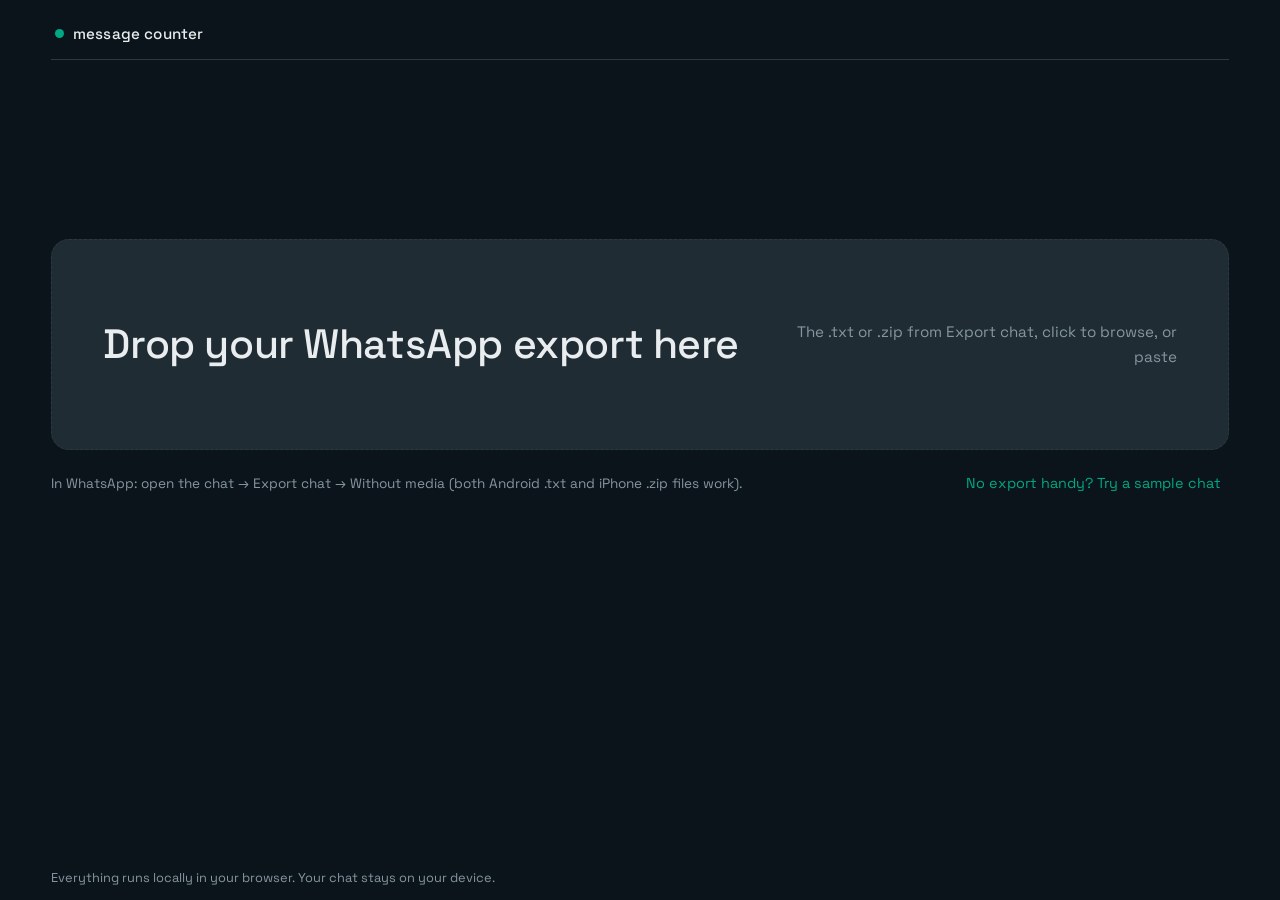
<file: index.html>
<!doctype html>
<html lang="en">
<head>
  <meta charset="utf-8">
  <meta name="viewport" content="width=device-width, initial-scale=1">
  <title>Message counter for WhatsApp exports</title>
  <meta name="description" content="Drop a WhatsApp chat export (.txt or .zip) to count messages, explore rhythms, play word games, and export Chat Wrapped cards — 100% locally in your browser.">
  <meta name="theme-color" content="#0b141a">
  <meta property="og:type" content="website">
  <meta property="og:title" content="Message counter for WhatsApp exports">
  <meta property="og:description" content="Drop a WhatsApp .txt or iPhone .zip export to explore rhythms, chat archetypes, party quizzes, and shareable Wrapped cards. Everything stays on your device.">
  <meta name="twitter:card" content="summary">
  <meta name="twitter:title" content="Message counter for WhatsApp exports">
  <meta name="twitter:description" content="Count WhatsApp exports (.txt or .zip), unlock Chat Wrapped, and export shareable cards — 100% locally in your browser.">
  <link rel="icon" type="image/svg+xml" href="data:image/svg+xml,%3Csvg xmlns='http://www.w3.org/2000/svg' viewBox='0 0 64 64'%3E%3Crect width='64' height='64' rx='16' fill='%230b141a'/%3E%3Cpath d='M16 18h32a6 6 0 0 1 6 6v16a6 6 0 0 1-6 6H28l-10 8v-8h-2a6 6 0 0 1-6-6V24a6 6 0 0 1 6-6z' fill='%23005c4b' stroke='%2300a884' stroke-width='2.5'/%3E%3Cpath d='M22 33l5 5 11-11M31 33l5 5 11-11' fill='none' stroke='%2353bdeb' stroke-width='3' stroke-linecap='round' stroke-linejoin='round'/%3E%3C/svg%3E">
  <link rel="preconnect" href="https://fonts.googleapis.com">
  <link rel="preconnect" href="https://fonts.gstatic.com" crossorigin>
  <link href="https://fonts.googleapis.com/css2?family=Space+Grotesk:wght@400;500;700&display=swap" rel="stylesheet">
  <link rel="stylesheet" href="styles.css">
</head>
<body>
  <main class="page">
    <header class="top">
      <span class="presence" aria-hidden="true"></span>
      <span class="wordmark">message counter</span>
      <span id="typingStatus" class="typing-status" hidden>typing<span class="dots" aria-hidden="true"><i></i><i></i><i></i></span></span>
    </header>

    <section id="dropSection" class="drop-section">
      <button type="button" id="dropZone" class="drop-zone" aria-describedby="dropHint">
        <span class="drop-title">Drop your WhatsApp export here</span>
        <span class="drop-sub">The .txt or .zip from Export chat, click to browse, or paste</span>
      </button>
      <div class="drop-meta">
        <p id="dropHint" class="drop-hint">In WhatsApp: open the chat → Export chat → Without media (both Android .txt and iPhone .zip files work).</p>
        <button type="button" id="sampleBtn" class="text-btn">No export handy? Try a sample chat</button>
      </div>
      <input type="file" id="fileInput" accept=".txt,.zip,text/plain,application/zip,application/x-zip-compressed" hidden>
    </section>

    <section id="errorSection" class="error-section" hidden>
      <div class="bubble bubble-in">
        <p id="errorText" class="error-text"></p>
        <button type="button" id="errorSampleBtn" class="text-btn">Try the sample chat instead</button>
      </div>
    </section>

    <section id="resultSection" class="result-section" hidden aria-live="polite">
      <div class="meta">
        <div class="meta-info">
          <p class="file-name" id="fileName"></p>
          <p class="file-sub" id="fileSub"></p>
        </div>
        <div id="yearFilter" class="year-filter" role="tablist" aria-label="Filter by year" hidden></div>
      </div>

      <div class="strip-wrap">
        <div class="strip-bar">
          <div class="strip-modes" role="tablist" aria-label="Strip view">
            <button type="button" id="stripTimelineBtn" class="pill-btn active" role="tab" aria-selected="true">Timeline</button>
            <button type="button" id="stripClockBtn" class="pill-btn" role="tab" aria-selected="false">24h clock</button>
            <button type="button" id="stripCalendarBtn" class="pill-btn" role="tab" aria-selected="false">Calendar</button>
          </div>
          <label class="strip-search-wrap" aria-label="Search for a word on the strip">
            <input type="search" id="wordSearch" class="strip-search" placeholder="search a word…" autocomplete="off" spellcheck="false">
          </label>
          <button type="button" id="wordFilterPill" class="filter-pill" hidden></button>
          <button type="button" id="memoryBtn" class="pill-action" title="Jump to a random message in this chat">🎲 Memory</button>
          <span id="stripHint" class="strip-hint">hover to scrub · click to peek</span>
        </div>
        <div id="wordDuelBar" class="word-duel-bar" hidden></div>
        <div class="strip-stage">
          <canvas id="strip" class="strip" role="img" aria-label="Activity chart for the chat"></canvas>
          <div id="stripTooltip" class="strip-tooltip" hidden></div>
        </div>
      </div>

      <div class="answer-pane">
        <button type="button" id="answerBtn" class="bubble bubble-out answer" title="Click to switch units">
          <span class="answer-num" id="bigNumber">0</span>
          <span class="answer-label">
            <span id="answerUnit">messages</span>
            <span id="answerDots" class="answer-dots" aria-hidden="true"></span>
            <svg id="receiptsIcon" class="receipts" viewBox="0 0 20 12" width="18" height="11" aria-hidden="true">
              <path d="M1 6.5 4.2 9.7 10 3.5" fill="none" stroke="currentColor" stroke-width="1.8" stroke-linecap="round" stroke-linejoin="round"/>
              <path d="M8.5 6.5 11.7 9.7 17.5 3.5" fill="none" stroke="currentColor" stroke-width="1.8" stroke-linecap="round" stroke-linejoin="round"/>
            </svg>
          </span>
        </button>
        <p id="extras" class="extras"></p>
        <button type="button" id="archetypeBadge" class="archetype-badge" hidden title="Click to see why your chat got this archetype"></button>
        <div id="vibeList" class="vibe-list" hidden></div>
      </div>

      <div class="side-pane">
        <div id="sendersBar" class="senders-bar" hidden>
          <span id="raceStatus" class="race-status">click a sender to see their stats</span>
          <div class="race-controls">
            <button type="button" id="soundToggleBtn" class="pill-action" aria-pressed="false" title="Toggle Web Audio marimba synth for Chat Race & timeline scrub">🔇 Sound</button>
            <button type="button" id="raceBtn" class="pill-action" title="Watch message totals play out over time">▶ Play race</button>
            <button type="button" id="raceResetBtn" class="pill-action" hidden title="Return to final totals">Reset</button>
          </div>
          <div id="raceTrack" class="race-track" hidden><i id="raceFill"></i></div>
        </div>
        <ul id="senders" class="senders"></ul>

        <div id="groupExtras" class="group-extras" hidden>
          <section id="pingPongCard" class="mini-card" hidden>
            <div class="mini-card-head">
              <h3 class="mini-card-title">🏓 Who talks to whom?</h3>
              <span id="pingPongSub" class="mini-card-sub"></span>
            </div>
            <ul id="pingPongList" class="pingpong-list"></ul>
          </section>

          <section id="groupLoreCard" class="mini-card" hidden>
            <div class="mini-card-head">
              <h3 class="mini-card-title">📜 Group lore</h3>
              <span id="groupLoreSub" class="mini-card-sub"></span>
            </div>
            <ol id="groupLoreList" class="lore-list"></ol>
          </section>
        </div>

        <section id="wordSection" class="word-section" hidden aria-live="polite">
          <p class="word-sub" id="wordSub"></p>
          <div id="wordStats" class="word-stats"></div>

          <div id="quizBox" class="quiz-box" hidden>
            <div class="quiz-head">
              <div class="quiz-modes" role="tablist" aria-label="Mini-game mode">
                <button type="button" id="quizModeWho" class="pill-btn active" role="tab" aria-selected="true">Who said it?</button>
                <button type="button" id="quizModeMad" class="pill-btn" role="tab" aria-selected="false">Mad Libs</button>
                <button type="button" id="quizModeEra" class="pill-btn" role="tab" aria-selected="false">Guess the Era</button>
              </div>
              <span id="quizScore" class="quiz-score">0 / 0</span>
            </div>
            <p id="quizPromptHint" class="quiz-prompt-hint" hidden></p>
            <div class="bubble bubble-in quiz-bubble">
              <p id="quizQuote" class="quiz-quote"></p>
              <span id="quizMeta" class="quiz-meta" hidden></span>
            </div>
            <div id="quizChoices" class="quiz-choices"></div>
            <div id="quizFooter" class="quiz-footer" hidden>
              <span id="quizFeedback" class="quiz-feedback"></span>
              <div class="quiz-footer-btns">
                <button type="button" id="quizPeekBtn" class="text-btn">Peek in context</button>
                <button type="button" id="quizNextBtn" class="pill-action">Next quote</button>
              </div>
            </div>
          </div>

          <h3 class="word-h3">diversity &amp; catchphrases</h3>
          <ul id="wordBoard" class="word-board"></ul>

          <div class="word-h3-row">
            <h3 class="word-h3">most used words</h3>
            <label class="mini-check">
              <input type="checkbox" id="stopWordsToggle" checked>
              <span>skip common words</span>
            </label>
          </div>
          <div id="wordCloud" class="word-cloud"></div>

          <div id="erasBox" class="eras-box" hidden>
            <div class="word-h3-row">
              <h3 class="word-h3">chat eras · then vs. now</h3>
              <span id="erasSpan" class="eras-span"></span>
            </div>
            <div id="erasGrid" class="eras-grid"></div>
          </div>

          <h3 class="word-h3">the book bank</h3>
          <p class="word-sub" id="bookNote"></p>
          <ul id="bookBank" class="book-bank"></ul>
          <button type="button" id="bookExpandBtn" class="text-btn book-expand" hidden>show all 5 books</button>
        </section>
      </div>

      <div class="actions">
        <label class="switch">
          <input type="checkbox" id="anonToggle">
          <span class="track" aria-hidden="true"></span>
          <span>Anonymize</span>
        </label>
        <input type="text" id="extraNames" class="extra-names" hidden placeholder="also hide… e.g. Mum, Sam, Bristol" aria-label="Extra names, places, or words to anonymize (comma-separated)">
        <label class="switch">
          <input type="checkbox" id="wordsToggle">
          <span class="track" aria-hidden="true"></span>
          <span>Word games 🎲</span>
        </label>
        <div class="actions-end">
          <button type="button" id="wrappedBtn" class="again-btn accent-btn">✨ Wrapped</button>
          <button type="button" id="exportBtn" class="again-btn">🛡️ Anonymize &amp; Export</button>
          <div class="card-menu-wrap">
            <button type="button" id="cardBtn" class="again-btn" aria-haspopup="menu" aria-expanded="false">Save card ▾</button>
            <div id="cardMenu" class="card-menu" role="menu" hidden>
              <button type="button" id="cardWideBtn" class="card-menu-item" role="menuitem">16:9 Landscape card</button>
              <button type="button" id="cardStoryBtn" class="card-menu-item" role="menuitem">9:16 Story card</button>
              <button type="button" id="cardCopyTextBtn" class="card-menu-item" role="menuitem">Copy WhatsApp summary</button>
            </div>
          </div>
          <button type="button" id="againBtn" class="again-btn">Count another file</button>
        </div>
      </div>
    </section>

    <footer class="foot">Everything runs locally in your browser. Your chat stays on your device.</footer>
  </main>

  <!-- Moment Peek (Time Capsule) modal -->
  <div id="peekModal" class="modal-backdrop" role="dialog" aria-modal="true" aria-labelledby="peekTitle" hidden>
    <div class="modal-card peek-card">
      <div class="modal-head">
        <div class="modal-head-text">
          <span id="peekTitle" class="modal-title">Moment peek</span>
          <span id="peekSub" class="modal-sub"></span>
        </div>
        <div class="modal-head-actions">
          <button type="button" id="peekReplayBtn" class="pill-action" title="Replay these messages with live typing bubbles">▶ Replay</button>
          <button type="button" id="peekCloseBtn" class="icon-close" aria-label="Close">×</button>
        </div>
      </div>
      <div id="peekMessages" class="peek-messages"></div>
      <div class="peek-foot">
        <div class="peek-foot-nav">
          <button type="button" id="peekPrevBtn" class="pill-action">← Earlier</button>
          <button type="button" id="peekDay1Btn" class="pill-action" title="Jump to message #1 (Day 1)">🕰️ Day 1</button>
          <button type="button" id="peekRandomBtn" class="pill-action">🎲 Random</button>
          <button type="button" id="peekNextBtn" class="pill-action">Later →</button>
        </div>
        <div class="peek-foot-actions">
          <button type="button" id="peekSelectAllBtn" class="pill-action" title="Select all visible messages for the quote card">Select all</button>
          <button type="button" id="peekQuoteBtn" class="pill-action accent-pill" title="Save the selected message(s) as an Out of Context PNG quote card">📸 Quote card</button>
        </div>
      </div>
    </div>
  </div>

  <!-- Chat Archetype Breakdown modal -->
  <div id="archModal" class="modal-backdrop" role="dialog" aria-modal="true" aria-labelledby="archModalTitle" hidden>
    <div class="modal-card arch-card">
      <div class="modal-head">
        <div class="modal-head-text">
          <span id="archModalTitle" class="modal-title">Chat archetype</span>
          <span id="archModalSub" class="modal-sub">How your chat earned this title</span>
        </div>
        <button type="button" id="archCloseBtn" class="icon-close" aria-label="Close">×</button>
      </div>
      <div id="archBody" class="arch-body"></div>
      <div class="peek-foot">
        <button type="button" id="archWrappedBtn" class="pill-action accent-pill">✨ Open Chat Wrapped</button>
        <button type="button" id="archDoneBtn" class="pill-action">Done</button>
      </div>
    </div>
  </div>

  <!-- Chat Wrapped (Story Mode) modal -->
  <div id="wrappedModal" class="modal-backdrop wrapped-backdrop" role="dialog" aria-modal="true" aria-label="Chat Wrapped story" hidden>
    <div class="wrapped-stage">
      <div id="wrappedBars" class="wrapped-bars" aria-hidden="true"></div>
      <div class="wrapped-top">
        <span class="wrapped-brand"><span class="presence" aria-hidden="true"></span> chat wrapped</span>
        <span id="wrappedCounter" class="wrapped-counter">1 / 7</span>
        <button type="button" id="wrappedCloseBtn" class="icon-close" aria-label="Close Wrapped">×</button>
      </div>
      <div id="wrappedSlide" class="wrapped-slide"></div>
      <div class="wrapped-nav">
        <button type="button" id="wrappedPrevBtn" class="pill-action">← Back</button>
        <button type="button" id="wrappedNextBtn" class="pill-action accent-pill">Next →</button>
      </div>
    </div>
  </div>

  <!-- Anonymize & Export Studio modal -->
  <div id="anonModal" class="modal-backdrop" role="dialog" aria-modal="true" aria-labelledby="anonModalTitle" hidden>
    <div class="modal-card anon-card">
      <div class="modal-head">
        <div class="modal-head-text">
          <span id="anonModalTitle" class="modal-title">🛡️ Anonymize &amp; Export Studio</span>
          <span id="anonModalSub" class="modal-sub">Scrub names, places, orgs, contacts &amp; files — 100% locally in your browser</span>
        </div>
        <button type="button" id="anonCloseBtn" class="icon-close" aria-label="Close">×</button>
      </div>

      <div class="anon-toolbar">
        <div class="anon-mode-row">
          <span class="anon-toolbar-label">Replacement style</span>
          <div class="anon-mode-group" role="tablist" aria-label="Replacement style">
            <button type="button" id="anonModeTyped" class="pill-btn active" role="tab" aria-selected="true">Person A / Place 1</button>
            <button type="button" id="anonModeRealistic" class="pill-btn" role="tab" aria-selected="false">Fake names (Jordan, Riverton)</button>
          </div>
          <button type="button" id="anonRerollBtn" class="pill-action" hidden title="Generate a fresh set of fake names &amp; places">🎲 Reroll</button>
        </div>
        <div id="anonCatToggles" class="anon-cats" aria-label="Categories to anonymize"></div>
      </div>

      <div class="anon-tabs-bar">
        <div class="anon-tabs" role="tablist" aria-label="Studio views">
          <button type="button" id="anonTabEntities" class="pill-btn active" role="tab" aria-selected="true">Detected Entities</button>
          <button type="button" id="anonTabSuspects" class="pill-btn" role="tab" aria-selected="false">👀 Review Leaks <span id="anonSuspectsBadge" class="anon-badge" hidden>0</span></button>
          <button type="button" id="anonTabPreview" class="pill-btn" role="tab" aria-selected="false">🔍 Preview &amp; Leak Check</button>
        </div>
      </div>

      <div class="anon-body">
        <!-- Pane 1: Detected & Custom Entities -->
        <div id="anonEntitiesPane" class="anon-pane">
          <form id="anonAddForm" class="anon-add-bar">
            <input type="text" id="anonAddInput" class="anon-input" placeholder="Add a nickname, name, place, or word to hide…" autocomplete="off" spellcheck="false">
            <select id="anonAddTarget" class="anon-select" aria-label="Category or person to merge into"></select>
            <button type="submit" class="pill-action accent-pill">+ Add</button>
          </form>

          <div class="anon-filter-row">
            <input type="search" id="anonEntityFilter" class="anon-input anon-input-sm" placeholder="Filter detected items…" autocomplete="off" spellcheck="false">
            <div id="anonFilterCats" class="anon-filter-cats"></div>
          </div>

          <div id="anonEntityList" class="anon-entity-list"></div>
        </div>

        <!-- Pane 2: Review Potential Leaks (unrecognized capitalized words) -->
        <div id="anonSuspectsPane" class="anon-pane" hidden>
          <p class="anon-pane-note">Capitalized words found mid-sentence that weren't in our dictionaries (nicknames, local spots, pets, indie brands). Tag any identifying ones or merge them into a person.</p>
          <div id="anonSuspectsList" class="anon-suspect-list"></div>
        </div>

        <!-- Pane 3: Live Before/After Diff & Leak Audit -->
        <div id="anonPreviewPane" class="anon-pane" hidden>
          <div id="anonAuditCard" class="anon-audit-card"></div>

          <div class="anon-verify-wrap">
            <div class="anon-verify-bar">
              <input type="search" id="anonVerifyInput" class="anon-input" placeholder="Verify a word is gone… type a real name, town, or nickname" autocomplete="off" spellcheck="false">
            </div>
            <div id="anonVerifyResult" class="anon-verify-result" hidden></div>
          </div>

          <div class="anon-preview-head">
            <span id="anonPreviewCount" class="anon-pane-note"></span>
            <label class="mini-check">
              <input type="checkbox" id="anonDiffOnlyToggle" checked>
              <span>Redacted messages only</span>
            </label>
          </div>
          <div id="anonDiffList" class="anon-diff-list"></div>
          <button type="button" id="anonDiffMoreBtn" class="text-btn anon-more-btn" hidden>Show more messages</button>
        </div>
      </div>

      <div class="peek-foot anon-foot">
        <button type="button" id="anonStatusPill" class="anon-status-pill" title="Click to view leak check"></button>
        <div class="anon-foot-actions">
          <button type="button" id="anonCopyBtn" class="pill-action">Copy .txt</button>
          <button type="button" id="anonDownloadBtn" class="pill-action accent-pill">⬇ Download anonymized .txt</button>
        </div>
      </div>
    </div>
  </div>

  <div id="dropOverlay" class="drop-overlay" hidden aria-hidden="true">
    <div class="drop-overlay-card">
      <span class="drop-overlay-title">Drop your WhatsApp export</span>
      <span class="drop-overlay-sub">.txt or .zip — stays 100% on your device</span>
    </div>
  </div>

  <script src="names.js"></script>
  <script src="anonymizer.js"></script>
  <script src="parser.js"></script>
  <script src="words.js"></script>
  <script src="app.js"></script>
</body>
</html>
</file>
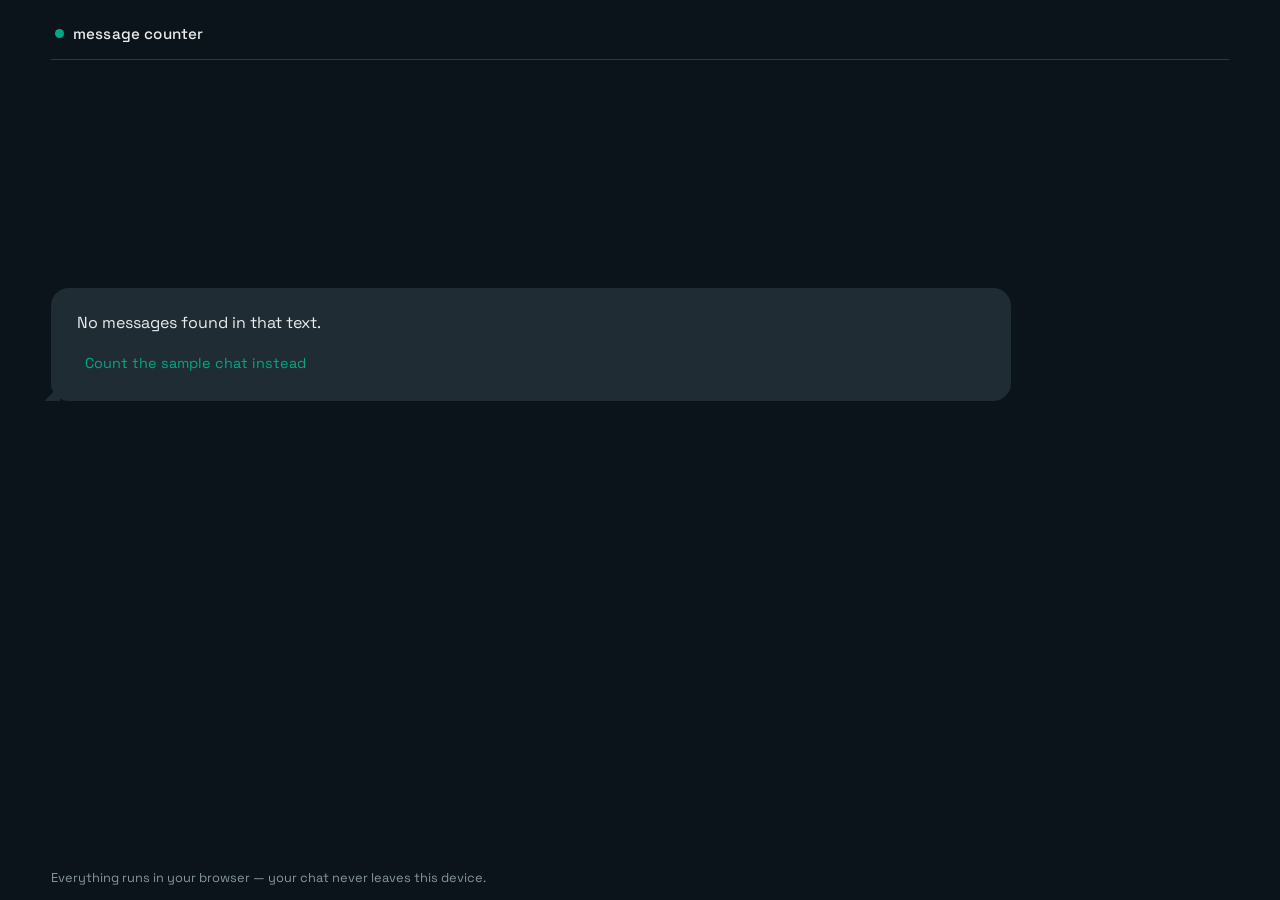
<file: test/preview-bad.html>
<!doctype html>
<html lang="en"><head><meta charset="utf-8"><meta name="viewport" content="width=device-width, initial-scale=1"><title>preview — bad file</title>
<link href="https://fonts.googleapis.com/css2?family=Space+Grotesk:wght@400;500;700&display=swap" rel="stylesheet">
<link rel="stylesheet" href="../styles.css"></head>
<body><main class="page">
<header class="top"><span class="presence" aria-hidden="true"></span><span class="wordmark">message counter</span></header>
<section id="dropSection" class="drop-section">
  <button type="button" id="dropZone" class="drop-zone"><span class="drop-title">Drop your WhatsApp export here</span><span class="drop-sub">The .txt you get from Export chat — or browse your files</span></button>
  <div class="drop-meta"><p id="dropHint" class="drop-hint">In WhatsApp: open the chat, tap ⋮, then More, then Export chat, then Without media.</p>
  <button type="button" id="sampleBtn" class="text-btn">No export handy? Count a sample chat</button></div>
  <input type="file" id="fileInput" accept=".txt,text/plain" hidden>
</section>
<section id="errorSection" class="error-section" hidden><div class="bubble bubble-in"><p id="errorText" class="error-text"></p><button type="button" id="errorSampleBtn" class="text-btn">Count the sample chat instead</button></div></section>
<section id="resultSection" class="result-section" hidden aria-live="polite">
  <div class="meta"><p class="file-name" id="fileName"></p><p class="file-sub" id="fileSub"></p></div>
  <div class="strip-wrap"><canvas id="strip" class="strip"></canvas><p class="strip-caption">One tick per message, colored by sender. Hover a sender to spotlight their ticks.</p></div>
  <div class="answer-pane"><div class="bubble bubble-out answer"><span class="answer-num" id="bigNumber">0</span><span class="answer-label">messages</span></div>
  <p id="extras" class="extras"></p></div>
  <div class="side-pane"><ul id="senders" class="senders"></ul>
    <section id="wordSection" class="word-section" hidden><h2 class="word-title">word games 🎲</h2><p class="word-sub" id="wordSub"></p><div id="wordStats" class="word-stats"></div><h3 class="word-h3">diversity leaderboard</h3><ul id="wordBoard" class="word-board"></ul><h3 class="word-h3">most used words</h3><div id="wordCloud" class="word-cloud"></div><h3 class="word-h3">the book bank</h3><p class="word-sub" id="bookNote"></p><ul id="bookBank" class="book-bank"></ul></section>
  </div>
  <div class="actions">
    <label class="switch"><input type="checkbox" id="anonToggle"><span class="track" aria-hidden="true"></span><span>Anonymize names</span></label>
    <input type="text" id="extraNames" class="extra-names" placeholder="also hide names… e.g. Mum, Samantha">
    <label class="switch"><input type="checkbox" id="wordsToggle"><span class="track" aria-hidden="true"></span><span>Word games 🎲</span></label>
    <div class="actions-end"><button type="button" id="exportBtn" class="again-btn">Export .txt</button><button type="button" id="againBtn" class="again-btn">Count another file</button></div>
  </div>
</section>
<footer class="foot">Everything runs in your browser — your chat never leaves this device.</footer>
</main>
<script src="../names.js"></script><script src="../parser.js"></script><script src="../words.js"></script><script src="../app.js"></script>
<script>window.__countText('notes.txt', 'just some random text\nnothing whatsapp-like here\n');</script>
</body></html>
</file>
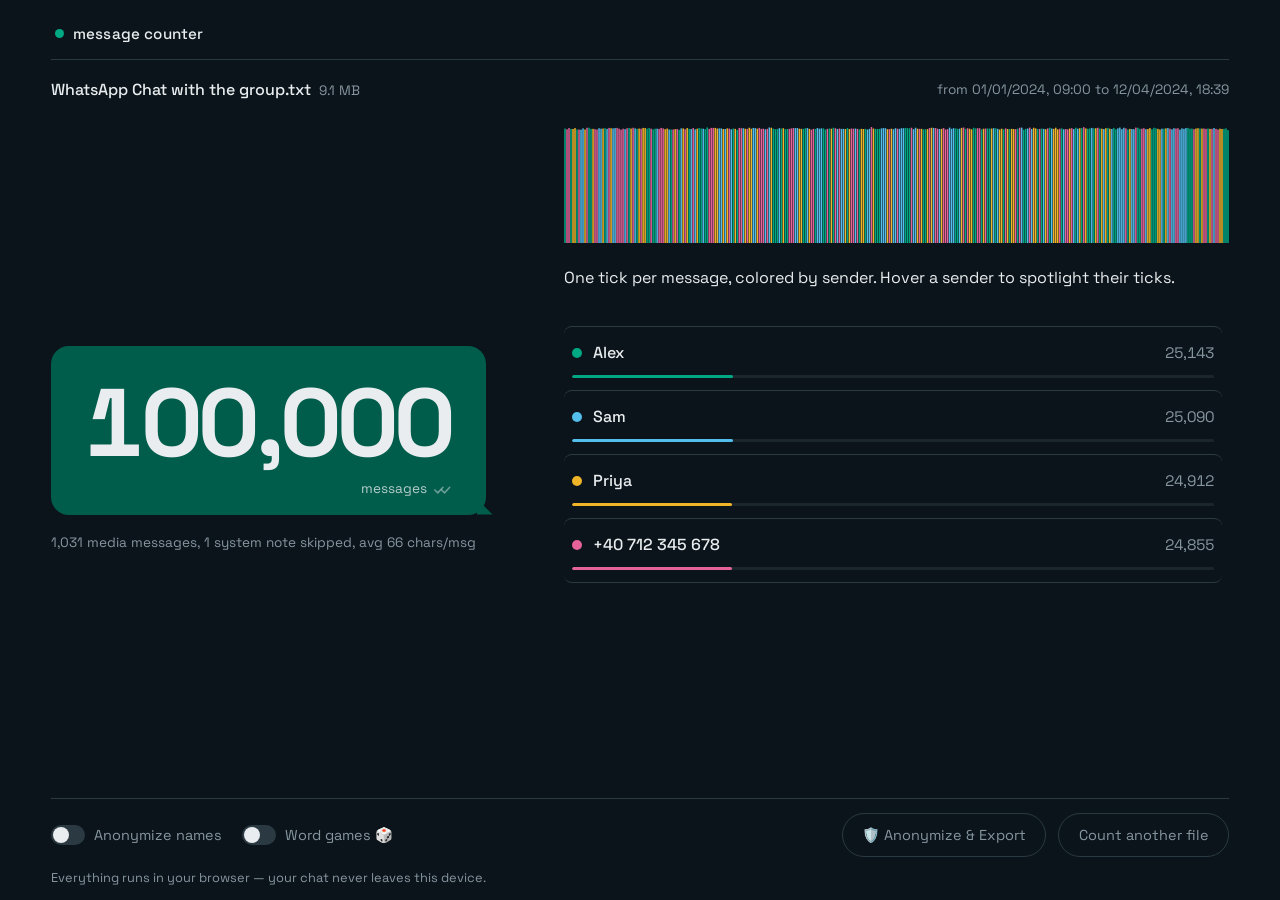
<file: test/preview-big.html>
<!doctype html>
<html lang="en">
<head>
  <meta charset="utf-8">
  <meta name="viewport" content="width=device-width, initial-scale=1">
  <title>preview — big chat</title>
  <link href="https://fonts.googleapis.com/css2?family=Space+Grotesk:wght@400;500;700&display=swap" rel="stylesheet">
  <link rel="stylesheet" href="../styles.css">
</head>
<body>
  <main class="page">
    <header class="top">
      <span class="presence" aria-hidden="true"></span>
      <span class="wordmark">message counter</span>
    </header>
    <section id="dropSection" class="drop-section">
      <button type="button" id="dropZone" class="drop-zone">
        <span class="drop-title">Drop your WhatsApp export here</span>
        <span class="drop-sub">The .txt you get from Export chat — or browse your files</span>
      </button>
      <div class="drop-meta">
        <p id="dropHint" class="drop-hint">In WhatsApp: open the chat, tap ⋮, then More, then Export chat, then Without media.</p>
        <button type="button" id="sampleBtn" class="text-btn">No export handy? Count a sample chat</button>
      </div>
      <input type="file" id="fileInput" accept=".txt,text/plain" hidden>
    </section>
    <section id="errorSection" class="error-section" hidden>
      <div class="bubble bubble-in">
        <p id="errorText" class="error-text"></p>
        <button type="button" id="errorSampleBtn" class="text-btn">Count the sample chat instead</button>
      </div>
    </section>
    <section id="resultSection" class="result-section" hidden aria-live="polite">
      <div class="meta">
        <p class="file-name" id="fileName"></p>
        <p class="file-sub" id="fileSub"></p>
      </div>
      <div class="strip-wrap">
        <canvas id="strip" class="strip" role="img" aria-label="One tick per message, colored by sender"></canvas>
        <p class="strip-caption">One tick per message, colored by sender. Hover a sender to spotlight their ticks.</p>
      </div>
      <div class="answer-pane">
        <div class="bubble bubble-out answer">
          <span class="answer-num" id="bigNumber">0</span>
          <span class="answer-label">messages
            <svg class="receipts" viewBox="0 0 20 12" width="18" height="11" aria-hidden="true">
              <path d="M1 6.5 4.2 9.7 10 3.5" fill="none" stroke="currentColor" stroke-width="1.8" stroke-linecap="round" stroke-linejoin="round"/>
              <path d="M8.5 6.5 11.7 9.7 17.5 3.5" fill="none" stroke="currentColor" stroke-width="1.8" stroke-linecap="round" stroke-linejoin="round"/>
            </svg>
          </span>
        </div>
        <p id="extras" class="extras"></p>
      </div>
      <div class="side-pane">
        <ul id="senders" class="senders"></ul>
        <section id="wordSection" class="word-section" hidden aria-live="polite">
          <h2 class="word-title">word games 🎲</h2>
          <p class="word-sub" id="wordSub"></p>
          <div id="wordStats" class="word-stats"></div>
          <h3 class="word-h3">diversity leaderboard</h3>
          <ul id="wordBoard" class="word-board"></ul>
          <h3 class="word-h3">most used words</h3>
          <div id="wordCloud" class="word-cloud"></div>
          <h3 class="word-h3">the book bank</h3>
          <p class="word-sub" id="bookNote"></p>
          <ul id="bookBank" class="book-bank"></ul>
        </section>
      </div>
      <div class="actions">
        <label class="switch">
          <input type="checkbox" id="anonToggle">
          <span class="track" aria-hidden="true"></span>
          <span>Anonymize names</span>
        </label>
        <label class="switch">
          <input type="checkbox" id="wordsToggle">
          <span class="track" aria-hidden="true"></span>
          <span>Word games 🎲</span>
        </label>
        <div class="actions-end">
          <button type="button" id="exportBtn" class="again-btn">Export .txt</button>
          <button type="button" id="againBtn" class="again-btn">Count another file</button>
        </div>
      </div>
    </section>
    <footer class="foot">Everything runs in your browser — your chat never leaves this device.</footer>
  </main>
  <script src="../parser.js"></script>
  <script src="../words.js"></script>
  <script src="../app.js"></script>
  <script>
    fetch('fixtures/big_100k.txt').then(r => r.text()).then(t => {
      window.__countText('WhatsApp Chat with the group.txt', t);
    });
  </script>
</body>
</html>
</file>
<file: styles.css>
/* Message counter — WhatsApp night palette.
   Base: one scrollable column (narrow windows, phones).
   Wide screens (>= 56rem x 40rem): a full-viewport app shell that uses the
   whole horizontal space, so the count and the breakdown fit without scrolling. */

:root {
  --bg: #0b141a;
  --panel: #111b21;
  --bubble-in: #202c33;
  --bubble-out: #005c4b;
  --accent: #00a884;
  --text: #e9edef;
  --muted: #8696a0;
  --hairline: #2a3942;
  --receipts: #53bdeb;
  --radius: 18px;
}

* { box-sizing: border-box; }

[hidden] { display: none !important; }

html { color-scheme: dark; }

body {
  margin: 0;
  background: var(--bg);
  color: var(--text);
  font-family: "Space Grotesk", system-ui, -apple-system, sans-serif;
  font-size: 1rem;
  line-height: 1.6;
  -webkit-font-smoothing: antialiased;
}

::selection { background: var(--accent); color: #06231c; }

.page {
  max-width: 40rem;
  margin: 0 auto;
  padding: 1.75rem 1.25rem 4rem;
  display: flex;
  flex-direction: column;
  min-height: 100vh;
}

/* header */
.top {
  display: flex;
  align-items: center;
  gap: 0.55rem;
  padding: 0.25rem 0.25rem 2.5rem;
}
.presence {
  width: 9px; height: 9px;
  border-radius: 50%;
  background: var(--accent);
  flex: none;
}
.wordmark { font-weight: 500; font-size: 0.95rem; letter-spacing: 0.01em; }
.typing-status {
  display: inline-flex;
  align-items: center;
  gap: 0.3rem;
  margin-left: 0.35rem;
  color: var(--accent);
  font-size: 0.82rem;
}
.typing-status .dots { display: inline-flex; gap: 2px; align-items: center; }
.typing-status .dots i {
  width: 3px; height: 3px;
  border-radius: 50%;
  background: currentColor;
  animation: pulse-dot 0.9s infinite ease-in-out;
}
.typing-status .dots i:nth-child(2) { animation-delay: 0.15s; }
.typing-status .dots i:nth-child(3) { animation-delay: 0.3s; }
@keyframes pulse-dot {
  0%, 80%, 100% { opacity: 0.25; transform: translateY(0); }
  40% { opacity: 1; transform: translateY(-2px); }
}

/* drop zone (empty state) */
.drop-section {
  margin: auto 0;
  display: flex;
  flex-direction: column;
  align-items: center;
  gap: 1rem;
  text-align: center;
}
.drop-zone {
  width: 100%;
  padding: 3.5rem 2rem;
  background: var(--bubble-in);
  border: 1.5px dashed var(--hairline);
  border-radius: var(--radius);
  color: var(--text);
  font: inherit;
  cursor: pointer;
  display: flex;
  flex-direction: column;
  gap: 0.5rem;
  align-items: center;
  transition: border-color 0.15s ease, background 0.15s ease, transform 0.15s ease;
}
.drop-zone:hover { border-color: var(--muted); }
.drop-zone.dragging {
  border-color: var(--accent);
  background: #1b2b33;
  transform: scale(1.01);
}
.drop-title { font-size: 1.45rem; font-weight: 500; letter-spacing: -0.01em; }
.drop-sub { color: var(--muted); font-size: 0.95rem; }
.drop-meta { display: contents; }
.drop-hint { color: var(--muted); font-size: 0.85rem; max-width: 34rem; margin: 0; }

.text-btn {
  background: none;
  border: none;
  padding: 0.25rem 0.5rem;
  font: inherit;
  font-size: 0.9rem;
  color: var(--accent);
  cursor: pointer;
  border-radius: 6px;
}
.text-btn:hover { text-decoration: underline; }

/* error bubble */
.error-section { margin: auto 0; }
.bubble { position: relative; border-radius: var(--radius); }
.bubble-in {
  background: var(--bubble-in);
  padding: 1.4rem 1.6rem;
}
.bubble-in::after {
  content: "";
  position: absolute;
  left: -7px; bottom: 0;
  width: 16px; height: 16px;
  background: var(--bubble-in);
  clip-path: polygon(100% 0, 100% 100%, 0 100%);
}
.error-text { margin: 0 0 0.75rem; }

/* result */
.result-section { margin: 2.75rem 0 auto; animation: rise 0.45s ease both; }
@keyframes rise {
  from { opacity: 0; transform: translateY(10px); }
  to   { opacity: 1; transform: none; }
}
.meta {
  display: flex;
  flex-wrap: wrap;
  align-items: center;
  justify-content: space-between;
  gap: 0.45rem 1rem;
  margin-bottom: 1.5rem;
}
.meta-info {
  display: flex;
  flex-direction: column;
  min-width: 0;
}
.file-name {
  margin: 0;
  font-weight: 500;
  overflow-wrap: anywhere;
}
.file-name .size { color: var(--muted); font-weight: 400; font-size: 0.85rem; margin-left: 0.5rem; }
.file-sub { margin: 0.15rem 0 0; color: var(--muted); font-size: 0.85rem; }

.year-filter {
  display: inline-flex;
  align-items: center;
  flex-wrap: wrap;
  gap: 0.25rem;
  background: var(--panel);
  border: 1px solid var(--hairline);
  border-radius: 999px;
  padding: 0.18rem;
  max-width: 100%;
}
.year-filter .pill-btn {
  padding: 0.22rem 0.65rem;
  font-size: 0.78rem;
}

/* global drag-and-drop overlay when replacing an already-open chat */
.drop-overlay {
  position: fixed;
  inset: 0;
  z-index: 90;
  background: rgba(11, 20, 26, 0.84);
  backdrop-filter: blur(5px);
  display: flex;
  align-items: center;
  justify-content: center;
  padding: 1.5rem;
  pointer-events: none;
}
.drop-overlay-card {
  border: 2px dashed var(--accent);
  background: rgba(17, 27, 33, 0.96);
  border-radius: 22px;
  padding: 2.25rem 3rem;
  display: flex;
  flex-direction: column;
  align-items: center;
  gap: 0.4rem;
  text-align: center;
  box-shadow: 0 24px 60px rgba(0, 0, 0, 0.55);
}
.drop-overlay-title {
  font-size: 1.35rem;
  font-weight: 700;
  color: var(--text);
}
.drop-overlay-sub {
  font-size: 0.9rem;
  color: var(--accent);
}

/* the answer: an outgoing bubble holding the number (clickable to switch lenses) */
.answer-pane { margin-top: 1.75rem; }
.answer {
  background: var(--bubble-out);
  border: none;
  color: inherit;
  font: inherit;
  text-align: left;
  cursor: pointer;
  display: inline-flex;
  flex-direction: column;
  padding: 1.4rem 1.8rem 0.7rem;
  max-width: 100%;
  transition: transform 0.12s ease, filter 0.15s ease;
}
.answer:hover { filter: brightness(1.05); }
.answer:active { transform: scale(0.985); }
.answer::after {
  content: "";
  position: absolute;
  right: -7px; bottom: 0;
  width: 16px; height: 16px;
  background: var(--bubble-out);
  clip-path: polygon(0 0, 0 100%, 100% 100%);
}
.answer-num {
  font-size: clamp(4.2rem, 16vw, 7.5rem);
  font-weight: 700;
  line-height: 1;
  letter-spacing: -0.03em;
  font-variant-numeric: tabular-nums;
  align-self: flex-start;
  overflow-wrap: anywhere;
}
.answer-label {
  align-self: flex-end;
  display: inline-flex;
  align-items: center;
  gap: 0.45rem;
  color: rgba(233, 237, 239, 0.78);
  font-size: 0.85rem;
  margin-top: 0.45rem;
}
.answer-dots { display: inline-flex; gap: 3px; align-items: center; }
.answer-dots i {
  width: 4px; height: 4px;
  border-radius: 999px;
  background: rgba(233, 237, 239, 0.28);
  transition: width 0.22s ease, background 0.22s ease;
}
.answer-dots i.on {
  width: 11px;
  background: rgba(233, 237, 239, 0.9);
}
.answer.swap .answer-num,
.answer.swap #answerUnit {
  animation: lens-pop 0.28s cubic-bezier(0.22, 1, 0.36, 1) both;
}
@keyframes lens-pop {
  from { opacity: 0.3; transform: translateY(5px); }
  to   { opacity: 1; transform: none; }
}
.receipts {
  color: rgba(233, 237, 239, 0.45);
  flex: none;
  transition: color 0.25s ease, transform 0.25s ease;
}
.receipts.read {
  color: var(--receipts);
  transform: scale(1.08);
}

/* chat vibe superlatives (clickable) */
.vibe-list {
  margin: 0.4rem 0 0;
  padding: 0;
  display: flex;
  flex-wrap: wrap;
  gap: 0.4rem;
}
.vibe-chip {
  background: var(--panel);
  border: 1px solid var(--hairline);
  border-radius: 999px;
  padding: 0.25rem 0.7rem;
  font: inherit;
  font-size: 0.78rem;
  color: var(--muted);
  line-height: 1.4;
  cursor: pointer;
  transition: border-color 0.15s ease, background 0.15s ease, color 0.15s ease;
}
.vibe-chip:hover { border-color: var(--muted); color: var(--text); }
.vibe-chip.active {
  border-color: var(--accent);
  background: rgba(0, 168, 132, 0.14);
  color: var(--text);
}
.vibe-chip strong { color: var(--text); font-weight: 500; }

/* rhythm strip */
.strip-wrap { display: flex; flex-direction: column; gap: 0.45rem; min-width: 0; margin-top: 2rem; }
.strip-bar {
  display: flex;
  align-items: center;
  flex-wrap: wrap;
  gap: 0.4rem 0.55rem;
}
.strip-modes {
  display: inline-flex;
  background: var(--panel);
  border: 1px solid var(--hairline);
  border-radius: 999px;
  padding: 2px;
}
.pill-btn {
  background: none;
  border: none;
  color: var(--muted);
  font: inherit;
  font-size: 0.75rem;
  padding: 0.18rem 0.6rem;
  border-radius: 999px;
  cursor: pointer;
  transition: background 0.15s ease, color 0.15s ease;
}
.pill-btn:hover { color: var(--text); }
.pill-btn.active {
  background: var(--bubble-in);
  color: var(--text);
}
.pill-action {
  background: var(--panel);
  border: 1px solid var(--hairline);
  color: var(--text);
  font: inherit;
  font-size: 0.75rem;
  padding: 0.2rem 0.65rem;
  border-radius: 999px;
  cursor: pointer;
  transition: border-color 0.15s ease, background 0.15s ease, color 0.15s ease;
  white-space: nowrap;
}
.pill-action:hover { border-color: var(--accent); color: var(--accent); }
.pill-action:disabled { opacity: 0.35; cursor: default; pointer-events: none; }
.pill-action.accent-pill {
  background: var(--bubble-out);
  border-color: var(--accent);
  color: var(--text);
}
.pill-action.accent-pill:hover { filter: brightness(1.1); color: var(--text); }

.strip-search-wrap { display: inline-flex; align-items: center; }
.strip-search {
  background: var(--panel);
  border: 1px solid var(--hairline);
  border-radius: 999px;
  color: var(--text);
  font: inherit;
  font-size: 0.75rem;
  padding: 0.2rem 0.68rem;
  width: 9.2rem;
  transition: width 0.15s ease, border-color 0.15s ease;
}
.strip-search::placeholder { color: var(--muted); opacity: 0.85; }
.strip-search:focus { outline: none; border-color: var(--accent); width: 11.5rem; }

.filter-pill {
  background: rgba(0, 168, 132, 0.14);
  border: 1px solid var(--accent);
  color: var(--accent);
  font: inherit;
  font-size: 0.75rem;
  padding: 0.18rem 0.6rem;
  border-radius: 999px;
  cursor: pointer;
  max-width: 100%;
  overflow: hidden;
  text-overflow: ellipsis;
  white-space: nowrap;
}
.filter-pill:hover { background: rgba(0, 168, 132, 0.24); }
.strip-hint {
  margin-left: auto;
  color: var(--muted);
  font-size: 0.76rem;
}
.strip-stage { position: relative; min-width: 0; }
.strip {
  display: block;
  width: 100%;
  height: 76px;
  cursor: crosshair;
  touch-action: none;
}
.strip-tooltip {
  position: absolute;
  top: calc(100% + 6px);
  left: 0;
  transform: translateX(-50%);
  pointer-events: none;
  z-index: 20;
  background: var(--bubble-in);
  border: 1px solid var(--hairline);
  border-radius: 12px;
  padding: 0.45rem 0.65rem;
  font-size: 0.76rem;
  line-height: 1.35;
  max-width: 17rem;
  white-space: nowrap;
  box-shadow: 0 8px 24px rgba(0, 0, 0, 0.45);
}
.strip-tooltip .tt-head { display: flex; align-items: center; gap: 0.4rem; font-weight: 500; }
.strip-tooltip .tt-dot { width: 7px; height: 7px; border-radius: 50%; flex: none; }
.strip-tooltip .tt-ts { color: var(--muted); font-weight: 400; font-size: 0.72rem; }
.strip-tooltip .tt-body {
  color: var(--muted);
  overflow: hidden;
  text-overflow: ellipsis;
  margin-top: 0.15rem;
}

/* sender rows + chat race bar + inline dossier */
.side-pane { min-width: 0; }
.senders-bar {
  display: flex;
  flex-wrap: wrap;
  align-items: center;
  justify-content: space-between;
  gap: 0.45rem 0.75rem;
  margin: 1.5rem 0 0.55rem;
}
.race-status {
  color: var(--muted);
  font-size: 0.78rem;
  font-variant-numeric: tabular-nums;
}
.race-controls {
  display: inline-flex;
  align-items: center;
  gap: 0.35rem;
}
.race-track {
  flex: 1 0 100%;
  height: 3px;
  background: #1b252c;
  border-radius: 2px;
  overflow: hidden;
}
.race-track i {
  display: block;
  height: 100%;
  width: 0;
  background: var(--accent);
  border-radius: 2px;
  transition: width 0.08s linear;
}
.senders {
  list-style: none;
  margin: 0.4rem 0 0;
  padding: 0;
}
.sender {
  display: grid;
  grid-template-columns: 10px 1fr auto;
  column-gap: 0.7rem;
  align-items: center;
  padding: 0.8rem 0.5rem;
  border-top: 1px solid var(--hairline);
  border-radius: 8px;
  cursor: pointer;
  transition: background 0.12s ease;
}
.sender:last-child { border-bottom: 1px solid var(--hairline); }
.sender:hover, .sender.active, .sender.open { background: var(--panel); }
.sender .chip { width: 10px; height: 10px; border-radius: 50%; }
.sender .name {
  overflow: hidden;
  text-overflow: ellipsis;
  white-space: nowrap;
  font-weight: 500;
}
.sender .count { color: var(--muted); font-variant-numeric: tabular-nums; font-size: 0.95rem; }
.sender .bar {
  grid-column: 1 / -1;
  height: 3px;
  margin-top: 0.55rem;
  background: #1b252c;
  border-radius: 2px;
  overflow: hidden;
}
.sender .bar i { display: block; height: 100%; border-radius: 2px; transition: width 0.12s ease-out; }

/* inline sender dossier */
.dossier {
  grid-column: 1 / -1;
  margin-top: 0.75rem;
  padding: 0.75rem 0.85rem;
  background: var(--bg);
  border: 1px solid var(--hairline);
  border-radius: 12px;
  cursor: default;
  display: flex;
  flex-direction: column;
  gap: 0.6rem;
}
.dossier-badges {
  display: flex;
  flex-wrap: wrap;
  gap: 0.35rem;
}
.dossier-badge {
  background: var(--panel);
  border: 1px solid var(--hairline);
  border-radius: 999px;
  padding: 0.16rem 0.58rem;
  font-size: 0.74rem;
  color: var(--text);
}
.dossier-badge small { color: var(--muted); margin-left: 0.25rem; }
.dossier-stats {
  display: grid;
  grid-template-columns: repeat(auto-fit, minmax(6.2rem, 1fr));
  gap: 0.45rem 0.75rem;
}
.dossier-stat {
  display: flex;
  flex-direction: column;
  min-width: 0;
}
.dossier-stat strong {
  font-size: 0.88rem;
  font-weight: 600;
  color: var(--text);
  overflow: hidden;
  text-overflow: ellipsis;
  white-space: nowrap;
  font-variant-numeric: tabular-nums;
}
.dossier-stat span {
  font-size: 0.7rem;
  color: var(--muted);
}
.dossier-phrase-btn {
  background: none;
  border: none;
  padding: 0;
  font: inherit;
  font-size: 0.88rem;
  font-weight: 600;
  color: var(--accent);
  text-align: left;
  cursor: pointer;
  overflow: hidden;
  text-overflow: ellipsis;
  white-space: nowrap;
}
.dossier-phrase-btn:hover { text-decoration: underline; }

.extras { color: var(--muted); font-size: 0.85rem; margin: 1rem 0 0; }

/* actions row: anonymize toggle + export + again */
.actions {
  margin-top: 2rem;
  display: flex;
  flex-wrap: wrap;
  align-items: center;
  gap: 0.75rem 1.25rem;
}
.actions-end { display: contents; }

.again-btn {
  background: none;
  border: 1px solid var(--hairline);
  color: var(--muted);
  font: inherit;
  font-size: 0.9rem;
  padding: 0.6rem 1.2rem;
  border-radius: 999px;
  cursor: pointer;
  transition: color 0.15s ease, border-color 0.15s ease, background 0.15s ease;
}
.again-btn:hover { color: var(--accent); border-color: var(--accent); }
.again-btn.accent-btn {
  background: rgba(0, 168, 132, 0.14);
  border-color: var(--accent);
  color: var(--text);
}
.again-btn.accent-btn:hover {
  background: rgba(0, 168, 132, 0.24);
  color: var(--text);
}

.card-menu-wrap { position: relative; display: inline-flex; }
.card-menu {
  position: absolute;
  bottom: calc(100% + 8px);
  right: 0;
  min-width: 12.5rem;
  background: var(--bubble-in);
  border: 1px solid var(--hairline);
  border-radius: 14px;
  padding: 0.35rem;
  box-shadow: 0 12px 32px rgba(0, 0, 0, 0.55);
  display: flex;
  flex-direction: column;
  gap: 2px;
  z-index: 40;
}
.card-menu-item {
  background: none;
  border: none;
  color: var(--text);
  font: inherit;
  font-size: 0.84rem;
  text-align: left;
  padding: 0.55rem 0.75rem;
  border-radius: 9px;
  cursor: pointer;
}
.card-menu-item:hover { background: var(--panel); color: var(--accent); }

/* anonymize switch */
.switch {
  display: inline-flex;
  align-items: center;
  gap: 0.55rem;
  cursor: pointer;
  color: var(--muted);
  font-size: 0.9rem;
  user-select: none;
}
.switch input {
  position: absolute;
  opacity: 0;
  width: 1px;
  height: 1px;
}
.switch .track {
  flex: none;
  width: 34px;
  height: 20px;
  border-radius: 999px;
  background: var(--hairline);
  position: relative;
  transition: background 0.15s ease;
}
.switch .track::after {
  content: "";
  position: absolute;
  top: 2px;
  left: 2px;
  width: 16px;
  height: 16px;
  border-radius: 50%;
  background: var(--text);
  transition: transform 0.15s ease;
}
.switch input:checked + .track { background: var(--accent); }
.switch input:checked + .track::after { transform: translateX(14px); }
.switch input:focus-visible + .track {
  outline: 2px solid var(--accent);
  outline-offset: 3px;
}

/* extra names to scrub from texts when anonymizing */
.extra-names {
  font: inherit;
  font-size: 0.9rem;
  color: var(--text);
  background: none;
  border: none;
  border-bottom: 1px solid var(--hairline);
  border-radius: 0;
  padding: 0.4rem 0.2rem;
  width: 16rem;
  max-width: 100%;
}
.extra-names::placeholder { color: var(--muted); opacity: 0.75; }
.extra-names:focus { outline: none; border-bottom-color: var(--accent); }

/* word games section (hidden until toggled on) */
.word-section { margin-top: 2rem; animation: rise 0.35s ease both; }
.word-sub { color: var(--muted); font-size: 0.85rem; margin: 0.35rem 0 0; }
.word-h3 {
  margin: 1.75rem 0 0.7rem;
  font-size: 1.02rem;
  font-weight: 500;
  color: var(--text);
}
.word-h3-row {
  display: flex;
  align-items: baseline;
  justify-content: space-between;
  gap: 0.75rem;
  margin: 1.75rem 0 0.7rem;
}
.word-h3-row .word-h3 { margin: 0; }
.mini-check {
  display: inline-flex;
  align-items: center;
  gap: 0.35rem;
  color: var(--muted);
  font-size: 0.78rem;
  cursor: pointer;
  user-select: none;
}
.mini-check input { accent-color: var(--accent); cursor: pointer; }
.word-section.empty .word-stats,
.word-section.empty .quiz-box,
.word-section.empty .word-h3,
.word-section.empty .word-h3-row,
.word-section.empty .word-board,
.word-section.empty .word-cloud,
.word-section.empty .eras-box,
.word-section.empty .book-bank,
.word-section.empty .book-expand { display: none; }

/* who said it? mini-game */
.quiz-box {
  margin-top: 1.5rem;
  padding: 1rem 1.05rem;
  background: var(--panel);
  border: 1px solid var(--hairline);
  border-radius: 16px;
}
.quiz-head {
  display: flex;
  align-items: baseline;
  justify-content: space-between;
  gap: 0.75rem;
  margin-bottom: 0.75rem;
}
.quiz-head .word-h3 { margin: 0; }
.quiz-score {
  font-size: 0.8rem;
  color: var(--muted);
  font-variant-numeric: tabular-nums;
}
.quiz-bubble {
  padding: 0.85rem 1.05rem;
  margin-left: 6px;
}
.quiz-quote {
  margin: 0;
  font-size: 0.96rem;
  line-height: 1.45;
  overflow-wrap: anywhere;
}
.quiz-meta {
  display: block;
  margin-top: 0.35rem;
  color: var(--muted);
  font-size: 0.75rem;
}
.quiz-choices {
  display: flex;
  flex-wrap: wrap;
  gap: 0.45rem;
  margin-top: 0.85rem;
}
.quiz-choice {
  display: inline-flex;
  align-items: center;
  gap: 0.45rem;
  background: var(--bg);
  border: 1px solid var(--hairline);
  color: var(--text);
  font: inherit;
  font-size: 0.84rem;
  padding: 0.4rem 0.8rem;
  border-radius: 999px;
  cursor: pointer;
  transition: border-color 0.14s ease, background 0.14s ease;
}
.quiz-choice:hover:not(:disabled) { border-color: var(--muted); background: var(--bubble-in); }
.quiz-choice:disabled { cursor: default; }
.quiz-choice .chip { width: 8px; height: 8px; border-radius: 50%; flex: none; }
.quiz-choice.correct {
  border-color: var(--accent);
  background: rgba(0, 168, 132, 0.2);
  color: var(--text);
}
.quiz-choice.wrong {
  border-color: #e56399;
  background: rgba(229, 99, 153, 0.18);
  color: var(--muted);
}
.quiz-choice.dim { opacity: 0.45; }
.quiz-footer {
  display: flex;
  flex-wrap: wrap;
  align-items: center;
  justify-content: space-between;
  gap: 0.5rem;
  margin-top: 0.8rem;
  padding-top: 0.65rem;
  border-top: 1px solid var(--hairline);
}
.quiz-feedback { font-size: 0.84rem; font-weight: 500; }
.quiz-feedback.good { color: var(--accent); }
.quiz-feedback.miss { color: #e56399; }
.quiz-footer-btns { display: inline-flex; align-items: center; gap: 0.5rem; }

.word-stats {
  display: grid;
  grid-template-columns: repeat(auto-fit, minmax(8.5rem, 1fr));
  gap: 0.6rem;
  margin-top: 1.1rem;
}
.stat {
  background: var(--panel);
  border: 1px solid var(--hairline);
  border-radius: 14px;
  padding: 0.65rem 1rem;
  display: flex;
  flex-direction: column;
}
.stat-num { font-weight: 700; font-size: 1.2rem; line-height: 1.25; font-variant-numeric: tabular-nums; }
.stat-label { color: var(--muted); font-size: 0.72rem; }
.stat-emoji-row { display: flex; flex-wrap: wrap; align-items: baseline; gap: 0.45rem; }
.stat-emoji-rest { font-size: 0.78rem; color: var(--muted); font-weight: 400; }

/* diversity leaderboard — same row language as .sender */
.word-board { list-style: none; margin: 0; padding: 0; }
.word-row {
  display: grid;
  grid-template-columns: 1.5rem 10px 1fr auto;
  column-gap: 0.7rem;
  align-items: center;
  padding: 0.8rem 0.5rem;
  border-top: 1px solid var(--hairline);
  border-radius: 8px;
}
.word-row:last-child { border-bottom: 1px solid var(--hairline); }
.word-row .rank { color: var(--muted); font-size: 0.9rem; text-align: center; font-variant-numeric: tabular-nums; }
.word-row .chip { width: 10px; height: 10px; border-radius: 50%; }
.word-row .who { display: flex; flex-direction: column; min-width: 0; }
.word-row .name {
  overflow: hidden;
  text-overflow: ellipsis;
  white-space: nowrap;
  font-weight: 500;
}
.word-row .sig { color: var(--muted); font-size: 0.78rem; }
.word-row .count { color: var(--muted); font-variant-numeric: tabular-nums; font-size: 0.95rem; }
.word-row .bar {
  grid-column: 1 / -1;
  height: 3px;
  margin-top: 0.55rem;
  background: #1b252c;
  border-radius: 2px;
  overflow: hidden;
}
.word-row .bar i { display: block; height: 100%; border-radius: 2px; }

/* most used words — interactive mini cloud */
.word-cloud { display: flex; flex-wrap: wrap; gap: 0.45rem 0.6rem; align-items: baseline; }
.word-chip {
  background: var(--panel);
  border: 1px solid var(--hairline);
  border-radius: 999px;
  padding: 0.2rem 0.7rem;
  font: inherit;
  color: var(--text);
  font-weight: 500;
  line-height: 1.5;
  cursor: pointer;
  transition: border-color 0.15s ease, background 0.15s ease;
}
.word-chip:hover { border-color: var(--muted); }
.word-chip.active {
  border-color: var(--accent);
  background: rgba(0, 168, 132, 0.15);
  color: var(--accent);
}
.word-chip small { color: var(--muted); font-size: 0.7em; margin-left: 0.35em; font-variant-numeric: tabular-nums; }
.word-chip.active small { color: var(--accent); opacity: 0.85; }

/* the book bank */
.book-bank { list-style: none; margin: 0.75rem 0 0; padding: 0; }
.book { padding: 0.8rem 0.5rem; border-top: 1px solid var(--hairline); }
.book:last-child { border-bottom: 1px solid var(--hairline); }
.book-line { display: flex; justify-content: space-between; align-items: baseline; gap: 1rem; }
.book-title { font-weight: 500; }
.book-title .author { color: var(--muted); font-weight: 400; font-size: 0.85rem; }
.book-pct { color: var(--muted); font-size: 0.82rem; white-space: nowrap; font-variant-numeric: tabular-nums; }
.book .bar {
  display: block;
  height: 3px;
  margin-top: 0.55rem;
  background: #1b252c;
  border-radius: 2px;
  overflow: hidden;
}
.book .bar i { display: block; height: 100%; background: var(--accent); border-radius: 2px; }
.book-badge { margin: 0.4rem 0 0; color: var(--accent); font-size: 0.8rem; }
.book-expand { margin-top: 0.45rem; padding-left: 0.25rem; font-size: 0.82rem; }

.foot {
  margin-top: auto;
  padding-top: 3rem;
  color: var(--muted);
  font-size: 0.8rem;
}

/* modals: Moment Peek & Chat Wrapped */
.modal-backdrop {
  position: fixed;
  inset: 0;
  z-index: 100;
  background: rgba(6, 12, 16, 0.78);
  backdrop-filter: blur(6px);
  display: flex;
  align-items: center;
  justify-content: center;
  padding: 1rem;
  animation: fade-in 0.18s ease both;
}
@keyframes fade-in {
  from { opacity: 0; }
  to   { opacity: 1; }
}
.modal-card {
  width: 100%;
  max-width: 30rem;
  max-height: 86vh;
  background: var(--bg);
  border: 1px solid var(--hairline);
  border-radius: 22px;
  display: flex;
  flex-direction: column;
  overflow: hidden;
  box-shadow: 0 24px 64px rgba(0, 0, 0, 0.65);
}
.modal-head {
  display: flex;
  align-items: center;
  justify-content: space-between;
  gap: 0.75rem;
  padding: 0.9rem 1.15rem;
  background: var(--panel);
  border-bottom: 1px solid var(--hairline);
}
.modal-head-text { display: flex; flex-direction: column; min-width: 0; }
.modal-title { font-weight: 600; font-size: 0.96rem; }
.modal-sub { color: var(--muted); font-size: 0.76rem; overflow: hidden; text-overflow: ellipsis; white-space: nowrap; }
.icon-close {
  background: none;
  border: none;
  color: var(--muted);
  font: inherit;
  font-size: 1.5rem;
  line-height: 1;
  width: 32px;
  height: 32px;
  border-radius: 50%;
  cursor: pointer;
  display: inline-flex;
  align-items: center;
  justify-content: center;
  flex: none;
}
.icon-close:hover { background: var(--bubble-in); color: var(--text); }

.peek-messages {
  padding: 1rem 1.05rem;
  overflow-y: auto;
  display: flex;
  flex-direction: column;
  gap: 0.55rem;
  flex: 1;
}
.peek-msg {
  max-width: 86%;
  padding: 0.55rem 0.8rem 0.45rem;
  border-radius: 14px;
  font-size: 0.88rem;
  line-height: 1.45;
  overflow-wrap: anywhere;
  white-space: pre-wrap;
}
.peek-msg.in {
  align-self: flex-start;
  background: var(--bubble-in);
  border-bottom-left-radius: 4px;
}
.peek-msg.out {
  align-self: flex-end;
  background: var(--bubble-out);
  border-bottom-right-radius: 4px;
}
.peek-msg.target {
  box-shadow: 0 0 0 1.5px var(--accent);
}
.peek-sender {
  display: block;
  font-size: 0.74rem;
  font-weight: 600;
  margin-bottom: 0.15rem;
}
.peek-ts {
  display: block;
  text-align: right;
  font-size: 0.68rem;
  color: rgba(233, 237, 239, 0.55);
  margin-top: 0.2rem;
  font-variant-numeric: tabular-nums;
}
.peek-gap {
  align-self: center;
  background: var(--panel);
  border: 1px solid var(--hairline);
  color: var(--muted);
  font-size: 0.72rem;
  padding: 0.15rem 0.65rem;
  border-radius: 999px;
  margin: 0.2rem 0;
}
.peek-foot {
  display: flex;
  align-items: center;
  justify-content: space-between;
  gap: 0.5rem;
  padding: 0.75rem 1.05rem;
  background: var(--panel);
  border-top: 1px solid var(--hairline);
}

/* Chat Wrapped story viewer */
.wrapped-backdrop { background: rgba(4, 9, 13, 0.88); }
.wrapped-stage {
  width: 100%;
  max-width: 26.5rem;
  height: min(88vh, 46rem);
  background: radial-gradient(circle at 82% 12%, rgba(0, 168, 132, 0.18), transparent 46%), var(--bg);
  border: 1px solid var(--hairline);
  border-radius: 26px;
  display: flex;
  flex-direction: column;
  padding: 0.85rem 1.15rem 1rem;
  box-shadow: 0 28px 80px rgba(0, 0, 0, 0.75);
  position: relative;
  overflow: hidden;
}
.wrapped-bars {
  display: flex;
  gap: 5px;
  margin-bottom: 0.75rem;
}
.wrapped-bar {
  flex: 1;
  height: 3px;
  border-radius: 999px;
  background: rgba(233, 237, 239, 0.18);
  overflow: hidden;
  cursor: pointer;
}
.wrapped-bar i {
  display: block;
  height: 100%;
  width: 0;
  background: var(--accent);
  border-radius: 999px;
  transition: width 0.25s ease;
}
.wrapped-bar.done i, .wrapped-bar.active i { width: 100%; }
.wrapped-bar.done i { background: rgba(233, 237, 239, 0.7); }
.wrapped-top {
  display: flex;
  align-items: center;
  gap: 0.5rem;
}
.wrapped-brand {
  display: inline-flex;
  align-items: center;
  gap: 0.45rem;
  font-size: 0.84rem;
  font-weight: 500;
  color: var(--text);
}
.wrapped-counter {
  margin-left: auto;
  color: var(--muted);
  font-size: 0.78rem;
  font-variant-numeric: tabular-nums;
}
.wrapped-slide {
  flex: 1;
  min-height: 0;
  overflow-y: auto;
  display: flex;
  flex-direction: column;
  justify-content: center;
  gap: 0.9rem;
  padding: 0.75rem 0.15rem;
  scrollbar-width: thin;
  scrollbar-color: var(--hairline) transparent;
}
.w-kicker {
  color: var(--accent);
  font-size: 0.84rem;
  font-weight: 500;
  margin: 0;
}
.w-title {
  margin: 0;
  font-size: 1.65rem;
  line-height: 1.15;
  letter-spacing: -0.02em;
  font-weight: 700;
}
.w-sub {
  margin: 0;
  color: var(--muted);
  font-size: 0.88rem;
  line-height: 1.45;
}
.w-bubble {
  align-self: flex-start;
  background: var(--bubble-out);
  border-radius: 20px;
  border-bottom-right-radius: 4px;
  padding: 1rem 1.35rem;
}
.w-bubble-num {
  display: block;
  font-size: clamp(2.6rem, 10vw, 4rem);
  font-weight: 700;
  line-height: 1;
  letter-spacing: -0.03em;
  font-variant-numeric: tabular-nums;
}
.w-bubble-unit {
  display: block;
  margin-top: 0.25rem;
  font-size: 0.88rem;
  color: rgba(233, 237, 239, 0.82);
}
.w-grid {
  display: grid;
  grid-template-columns: repeat(2, minmax(0, 1fr));
  gap: 0.55rem;
}
.w-card {
  background: var(--panel);
  border: 1px solid var(--hairline);
  border-radius: 14px;
  padding: 0.7rem 0.8rem;
  display: flex;
  flex-direction: column;
  gap: 0.15rem;
  min-width: 0;
}
.w-card strong {
  font-size: 1.05rem;
  font-weight: 700;
  overflow: hidden;
  text-overflow: ellipsis;
  white-space: nowrap;
  font-variant-numeric: tabular-nums;
}
.w-card span { color: var(--muted); font-size: 0.75rem; }
.w-list {
  list-style: none;
  margin: 0;
  padding: 0;
  display: flex;
  flex-direction: column;
  gap: 0.45rem;
}
.w-row {
  display: flex;
  align-items: center;
  gap: 0.55rem;
  background: var(--panel);
  border: 1px solid var(--hairline);
  border-radius: 12px;
  padding: 0.55rem 0.75rem;
  font-size: 0.86rem;
}
.w-row .chip { width: 9px; height: 9px; border-radius: 50%; flex: none; }
.w-row strong { font-weight: 600; overflow: hidden; text-overflow: ellipsis; white-space: nowrap; }
.w-row small { margin-left: auto; color: var(--muted); font-size: 0.78rem; white-space: nowrap; font-variant-numeric: tabular-nums; }
.w-clock {
  display: flex;
  align-items: flex-end;
  gap: 3px;
  height: 76px;
  padding: 0.5rem 0.6rem;
  background: var(--panel);
  border: 1px solid var(--hairline);
  border-radius: 14px;
}
.w-clock i {
  flex: 1;
  background: rgba(0, 168, 132, 0.45);
  border-radius: 2px 2px 0 0;
  min-height: 3px;
}
.w-clock i.peak { background: var(--accent); }
.w-share-btns {
  display: flex;
  flex-direction: column;
  gap: 0.55rem;
}
.w-share-btns .again-btn { width: 100%; text-align: center; }
.w-card-preview {
  display: flex;
  flex-direction: column;
  align-items: center;
  gap: 0.35rem;
  margin-top: 0.25rem;
}
.w-card-preview img {
  max-width: 100%;
  max-height: 12.5rem;
  border-radius: 12px;
  border: 1px solid var(--hairline);
  display: block;
}
.w-card-preview span {
  font-size: 0.72rem;
  color: var(--muted);
}
.wrapped-nav {
  display: flex;
  align-items: center;
  justify-content: space-between;
  gap: 0.6rem;
  padding-top: 0.7rem;
  border-top: 1px solid var(--hairline);
}

/* ---------- New Fun Toys & Dynamics ---------- */

/* Word Tug-of-War bar & quick presets */
.word-duel-bar {
  display: flex;
  flex-direction: column;
  gap: 0.3rem;
}
.word-presets {
  display: flex;
  align-items: center;
  flex-wrap: wrap;
  gap: 0.3rem;
  font-size: 0.72rem;
  color: var(--muted);
}
.word-preset-btn {
  background: var(--panel);
  border: 1px solid var(--hairline);
  color: var(--muted);
  font: inherit;
  font-size: 0.71rem;
  padding: 0.1rem 0.5rem;
  border-radius: 999px;
  cursor: pointer;
  transition: border-color 0.14s ease, color 0.14s ease, background 0.14s ease;
}
.word-preset-btn:hover {
  border-color: var(--accent);
  color: var(--text);
  background: rgba(0, 168, 132, 0.1);
}
.duel-wrap {
  display: flex;
  flex-direction: column;
  gap: 0.28rem;
  background: var(--panel);
  border: 1px solid var(--hairline);
  border-radius: 11px;
  padding: 0.35rem 0.6rem;
}
.duel-track {
  display: flex;
  height: 7px;
  border-radius: 999px;
  overflow: hidden;
  background: #1b252c;
  gap: 1px;
}
.duel-seg {
  height: 100%;
  transition: width 0.25s ease;
}
.duel-legend {
  display: flex;
  flex-wrap: wrap;
  align-items: center;
  gap: 0.35rem 0.75rem;
  font-size: 0.73rem;
  color: var(--muted);
  font-variant-numeric: tabular-nums;
}
.duel-item {
  display: inline-flex;
  align-items: center;
  gap: 0.3rem;
}
.duel-item .dot {
  width: 7px;
  height: 7px;
  border-radius: 50%;
  flex: none;
}
.duel-item strong { color: var(--text); font-weight: 500; }

/* Chat Archetype badge in Answer Pane */
.archetype-badge {
  align-self: flex-start;
  display: inline-flex;
  align-items: center;
  gap: 0.5rem;
  margin-top: 0.45rem;
  background: linear-gradient(135deg, rgba(0, 168, 132, 0.14), rgba(83, 189, 235, 0.08));
  border: 1px solid rgba(0, 168, 132, 0.38);
  border-radius: 14px;
  padding: 0.42rem 0.78rem;
  font: inherit;
  color: var(--text);
  text-align: left;
  cursor: pointer;
  max-width: 100%;
  transition: border-color 0.15s ease, background 0.15s ease, transform 0.12s ease;
}
.archetype-badge:hover {
  border-color: var(--accent);
  background: linear-gradient(135deg, rgba(0, 168, 132, 0.22), rgba(83, 189, 235, 0.13));
}
.archetype-badge:active { transform: scale(0.99); }
.archetype-icon { font-size: 1.15rem; line-height: 1; flex: none; }
.archetype-text { display: flex; flex-direction: column; min-width: 0; line-height: 1.3; }
.archetype-title { font-size: 0.84rem; font-weight: 600; color: var(--text); }
.archetype-sub { font-size: 0.73rem; color: var(--muted); }
.archetype-cue {
  margin-left: 0.35rem;
  font-size: 0.72rem;
  color: var(--accent);
  white-space: nowrap;
  flex: none;
  opacity: 0.85;
}
.archetype-badge:hover .archetype-cue { opacity: 1; text-decoration: underline; }

/* Chat Archetype breakdown modal */
.arch-card { max-width: 32rem; }
.arch-body {
  padding: 1rem 1.15rem;
  overflow-y: auto;
  display: flex;
  flex-direction: column;
  gap: 0.95rem;
  flex: 1;
}
.arch-hero {
  display: flex;
  align-items: flex-start;
  gap: 0.75rem;
  background: linear-gradient(135deg, rgba(0, 168, 132, 0.16), rgba(83, 189, 235, 0.08));
  border: 1px solid rgba(0, 168, 132, 0.4);
  border-radius: 16px;
  padding: 0.85rem 1rem;
}
.arch-hero-icon { font-size: 1.9rem; line-height: 1; flex: none; }
.arch-hero-text { display: flex; flex-direction: column; gap: 0.15rem; min-width: 0; }
.arch-hero-text strong { font-size: 1.05rem; font-weight: 700; }
.arch-hero-text span { font-size: 0.82rem; color: var(--muted); }
.arch-reason {
  margin: 0;
  font-size: 0.88rem;
  line-height: 1.48;
  color: var(--text);
}
.arch-criteria {
  margin: -0.45rem 0 0;
  font-size: 0.75rem;
  color: var(--muted);
}
.arch-sec-title {
  margin: 0 0 0.45rem;
  font-size: 0.78rem;
  font-weight: 600;
  color: var(--muted);
  text-transform: uppercase;
  letter-spacing: 0.04em;
}
.arch-vitals {
  display: grid;
  grid-template-columns: repeat(2, minmax(0, 1fr));
  gap: 0.5rem;
}
.arch-vital {
  background: var(--panel);
  border: 1px solid var(--hairline);
  border-radius: 12px;
  padding: 0.5rem 0.7rem;
  display: flex;
  flex-direction: column;
  gap: 0.25rem;
}
.arch-vital-top {
  display: flex;
  justify-content: space-between;
  align-items: baseline;
  gap: 0.35rem;
  font-size: 0.74rem;
}
.arch-vital-top span { color: var(--muted); }
.arch-vital-top strong { color: var(--text); font-weight: 600; font-variant-numeric: tabular-nums; text-align: right; }
.arch-vital-bar {
  height: 4px;
  border-radius: 999px;
  background: #1b252c;
  overflow: hidden;
}
.arch-vital-bar i {
  display: block;
  height: 100%;
  border-radius: 999px;
  background: var(--accent);
}
.arch-runners {
  display: flex;
  flex-direction: column;
  gap: 0.4rem;
}
.arch-runner {
  background: var(--panel);
  border: 1px solid var(--hairline);
  border-radius: 12px;
  padding: 0.5rem 0.7rem;
  font-size: 0.8rem;
  display: flex;
  flex-direction: column;
  gap: 0.1rem;
}
.arch-runner strong { font-weight: 600; }
.arch-runner span { color: var(--muted); font-size: 0.74rem; }
.arch-details {
  border-top: 1px solid var(--hairline);
  padding-top: 0.65rem;
}
.arch-details summary {
  cursor: pointer;
  color: var(--accent);
  font-size: 0.8rem;
  font-weight: 500;
  user-select: none;
}
.arch-catalog {
  list-style: none;
  margin: 0.6rem 0 0;
  padding: 0;
  display: flex;
  flex-direction: column;
  gap: 0.38rem;
}
.arch-cat-item {
  display: flex;
  flex-direction: column;
  gap: 0.05rem;
  padding: 0.42rem 0.6rem;
  border-radius: 10px;
  background: var(--panel);
  border: 1px solid var(--hairline);
  font-size: 0.77rem;
}
.arch-cat-item.yours {
  border-color: var(--accent);
  background: rgba(0, 168, 132, 0.12);
}
.arch-cat-item strong { font-weight: 600; }
.arch-cat-item span { color: var(--muted); font-size: 0.72rem; }

/* Active sound toggle */
.pill-action.on {
  border-color: var(--accent);
  background: rgba(0, 168, 132, 0.16);
  color: var(--text);
}

/* Group Extras: Ping-Pong & Group Lore cards */
.group-extras {
  display: flex;
  flex-direction: column;
  gap: 0.85rem;
  margin-top: 1.2rem;
}
.mini-card {
  background: var(--panel);
  border: 1px solid var(--hairline);
  border-radius: 16px;
  padding: 0.85rem 1rem;
}
.mini-card-head {
  display: flex;
  align-items: baseline;
  justify-content: space-between;
  gap: 0.5rem;
  margin-bottom: 0.65rem;
}
.mini-card-title {
  margin: 0;
  font-size: 0.92rem;
  font-weight: 500;
  color: var(--text);
}
.mini-card-sub {
  font-size: 0.75rem;
  color: var(--muted);
}

.pingpong-list {
  list-style: none;
  margin: 0;
  padding: 0;
  display: flex;
  flex-direction: column;
  gap: 0.5rem;
}
.pingpong-row {
  display: flex;
  flex-direction: column;
  gap: 0.25rem;
}
.pingpong-top {
  display: flex;
  align-items: center;
  gap: 0.4rem;
  font-size: 0.82rem;
}
.pingpong-pair {
  display: inline-flex;
  align-items: center;
  gap: 0.35rem;
  min-width: 0;
  font-weight: 500;
}
.pingpong-pair .dot {
  width: 8px;
  height: 8px;
  border-radius: 50%;
  flex: none;
}
.pingpong-arrow { color: var(--muted); font-size: 0.78rem; }
.pingpong-meta {
  margin-left: auto;
  color: var(--muted);
  font-size: 0.76rem;
  white-space: nowrap;
  font-variant-numeric: tabular-nums;
}
.pingpong-bar {
  height: 4px;
  border-radius: 999px;
  background: #1b252c;
  overflow: hidden;
}
.pingpong-bar i {
  display: block;
  height: 100%;
  border-radius: 999px;
}

.lore-list {
  list-style: none;
  margin: 0;
  padding: 0 0 0 0.75rem;
  border-left: 2px solid var(--hairline);
  display: flex;
  flex-direction: column;
  gap: 0.55rem;
}
.lore-item {
  position: relative;
  display: flex;
  flex-direction: column;
  gap: 0.08rem;
  font-size: 0.82rem;
}
.lore-item::before {
  content: "";
  position: absolute;
  left: -1.03rem;
  top: 0.42rem;
  width: 7px;
  height: 7px;
  border-radius: 50%;
  background: var(--accent);
}
.lore-subject {
  font-weight: 600;
  color: var(--text);
  overflow-wrap: anywhere;
}
.lore-meta {
  font-size: 0.73rem;
  color: var(--muted);
}

/* 3-mode Party Quiz tabs + Mad Libs blank */
.quiz-modes {
  display: inline-flex;
  flex-wrap: wrap;
  background: var(--bg);
  border: 1px solid var(--hairline);
  border-radius: 999px;
  padding: 2px;
  gap: 1px;
}
.quiz-prompt-hint {
  margin: -0.25rem 0 0.6rem;
  font-size: 0.76rem;
  color: var(--muted);
}
.madlib-blank {
  display: inline-block;
  padding: 0 0.45rem;
  margin: 0 0.1rem;
  border-radius: 6px;
  background: rgba(0, 168, 132, 0.18);
  border: 1px dashed var(--accent);
  color: var(--accent);
  font-weight: 600;
}
.madlib-blank.revealed {
  border-style: solid;
  background: rgba(0, 168, 132, 0.28);
  color: var(--text);
}

/* Chat Eras (Then vs Now) */
.eras-box { margin-top: 1.5rem; }
.eras-span {
  font-size: 0.76rem;
  color: var(--muted);
  font-variant-numeric: tabular-nums;
}
.eras-grid {
  display: grid;
  grid-template-columns: repeat(auto-fit, minmax(12rem, 1fr));
  gap: 0.6rem;
}
.era-card {
  background: var(--panel);
  border: 1px solid var(--hairline);
  border-radius: 14px;
  padding: 0.75rem 0.85rem;
  display: flex;
  flex-direction: column;
  gap: 0.45rem;
}
.era-card-head {
  font-size: 0.75rem;
  color: var(--muted);
  font-weight: 500;
}
.era-chips {
  display: flex;
  flex-wrap: wrap;
  gap: 0.35rem;
}
.era-chip {
  background: var(--bg);
  border: 1px solid var(--hairline);
  border-radius: 999px;
  padding: 0.15rem 0.55rem;
  font: inherit;
  font-size: 0.76rem;
  color: var(--text);
  cursor: pointer;
  transition: border-color 0.14s ease, background 0.14s ease;
}
.era-chip:hover { border-color: var(--accent); }
.era-chip.extinct {
  color: var(--muted);
  text-decoration: line-through;
}
.era-chip.extinct:hover { color: var(--text); text-decoration: none; }
.era-chip.rising {
  border-color: rgba(0, 168, 132, 0.45);
  background: rgba(0, 168, 132, 0.1);
  color: #7cd4c0;
}
.era-chip small { color: var(--muted); margin-left: 0.25rem; font-size: 0.68rem; text-decoration: none; }
.era-shifts {
  display: flex;
  flex-direction: column;
  gap: 0.32rem;
  font-size: 0.8rem;
}
.era-shift-row {
  display: flex;
  align-items: center;
  justify-content: space-between;
  gap: 0.5rem;
  font-variant-numeric: tabular-nums;
}
.era-shift-row .up { color: var(--accent); font-weight: 600; }
.era-shift-row .down { color: #e56399; font-weight: 600; }
.era-shift-row .flat { color: var(--muted); }

/* Moment Peek upgrades: Replay typing bubble + selectable quote + compact footer */
.modal-head-actions {
  display: inline-flex;
  align-items: center;
  gap: 0.4rem;
  flex: none;
}
.peek-msg {
  position: relative;
  cursor: pointer;
  transition: box-shadow 0.15s ease, transform 0.15s ease;
}
.peek-msg.target::after {
  content: "✓";
  position: absolute;
  top: -7px;
  right: -7px;
  width: 18px;
  height: 18px;
  border-radius: 50%;
  background: var(--accent);
  color: #06231c;
  font-size: 0.7rem;
  font-weight: 700;
  display: flex;
  align-items: center;
  justify-content: center;
  box-shadow: 0 2px 6px rgba(0, 0, 0, 0.45);
}
.peek-foot-actions {
  display: inline-flex;
  align-items: center;
  gap: 0.35rem;
  margin-left: auto;
}
.peek-msg.entering {
  animation: peek-pop 0.22s ease both;
}
@keyframes peek-pop {
  from { opacity: 0; transform: translateY(6px) scale(0.97); }
  to   { opacity: 1; transform: none; }
}
.peek-typing {
  align-self: flex-start;
  display: inline-flex;
  align-items: center;
  gap: 0.4rem;
  background: var(--bubble-in);
  border-radius: 14px;
  border-bottom-left-radius: 4px;
  padding: 0.45rem 0.75rem;
  font-size: 0.78rem;
  color: var(--muted);
  animation: peek-pop 0.18s ease both;
}
.peek-typing.out {
  align-self: flex-end;
  background: rgba(0, 92, 75, 0.75);
  border-bottom-left-radius: 14px;
  border-bottom-right-radius: 4px;
  color: rgba(233, 237, 239, 0.8);
}
.peek-typing .dots { display: inline-flex; gap: 3px; align-items: center; }
.peek-typing .dots i {
  width: 4px; height: 4px;
  border-radius: 50%;
  background: currentColor;
  animation: pulse-dot 0.9s infinite ease-in-out;
}
.peek-typing .dots i:nth-child(2) { animation-delay: 0.15s; }
.peek-typing .dots i:nth-child(3) { animation-delay: 0.3s; }

.peek-foot {
  flex-wrap: wrap;
}
.peek-foot-nav {
  display: inline-flex;
  align-items: center;
  flex-wrap: wrap;
  gap: 0.35rem;
}

/* Wrapped additions */
.w-archetype {
  display: flex;
  align-items: center;
  gap: 0.65rem;
  background: linear-gradient(135deg, rgba(0, 168, 132, 0.16), rgba(83, 189, 235, 0.08));
  border: 1px solid rgba(0, 168, 132, 0.4);
  border-radius: 16px;
  padding: 0.65rem 0.85rem;
}
.w-archetype-icon { font-size: 1.5rem; line-height: 1; }
.w-archetype-body { display: flex; flex-direction: column; min-width: 0; }
.w-archetype-body strong { font-size: 0.95rem; font-weight: 700; }
.w-archetype-body span { font-size: 0.75rem; color: var(--muted); }
.w-quote-card {
  background: var(--bubble-in);
  border: 1px solid var(--hairline);
  border-radius: 16px;
  border-bottom-left-radius: 4px;
  padding: 0.75rem 0.95rem;
  display: flex;
  flex-direction: column;
  gap: 0.25rem;
}
.w-quote-card small { font-size: 0.72rem; color: var(--muted); }
.w-quote-card p { margin: 0; font-size: 0.9rem; line-height: 1.4; overflow-wrap: anywhere; }

/* focus + motion */
:focus-visible {
  outline: 2px solid var(--accent);
  outline-offset: 3px;
  border-radius: 6px;
}
@media (prefers-reduced-motion: reduce) {
  .result-section, .word-section, .modal-backdrop, .peek-msg.entering, .peek-typing, .answer.swap .answer-num, .answer.swap #answerUnit { animation: none; }
  .drop-zone, .answer, .receipts, .sender .bar i, .race-track i, .wrapped-bar i, .duel-seg, .answer-dots i { transition: none; }
  .typing-status .dots i, .peek-typing .dots i { animation: none; }
}

@media (max-width: 480px) {
  .drop-zone { padding: 2.5rem 1.25rem; }
  .answer { padding: 1.1rem 1.3rem 0.6rem; }
}

/* ------------------------------------------------------------------
   Wide app shell: everything on one screen, full horizontal width.
   Layout: slim header / meta row / hero bubble + rhythm strip /
   scrollable breakdown pane / actions bar / footer — no page scroll.
   ------------------------------------------------------------------ */
@media (min-width: 56rem) and (min-height: 36rem) {
  .page {
    max-width: none;
    height: 100vh;
    height: 100dvh;
    min-height: 0;
    overflow: hidden;
    padding: 1.1rem clamp(1.25rem, 4vw, 4rem) 0.7rem;
  }

  .top {
    padding: 0.25rem 0.25rem 0.8rem;
    border-bottom: 1px solid var(--hairline);
  }

  /* empty state spreads across the width */
  .drop-section { width: 100%; gap: 1.1rem; }
  .drop-zone {
    flex-direction: row;
    align-items: center;
    justify-content: space-between;
    gap: 2rem;
    text-align: left;
    padding: clamp(2.5rem, 9vh, 4.5rem) clamp(1.5rem, 4vw, 3.5rem);
  }
  .drop-title { font-size: clamp(1.7rem, 3.2vw, 2.6rem); }
  .drop-sub { text-align: right; max-width: 24rem; }
  .drop-meta {
    display: flex;
    align-items: center;
    justify-content: space-between;
    gap: 1.5rem;
    width: 100%;
  }
  .drop-hint { max-width: none; }

  .error-section { width: 100%; }
  .error-section .bubble-in { max-width: 60rem; }

  /* result: a grid that fills the viewport */
  .result-section {
    margin: 0;
    padding-top: 1.1rem;
    flex: 1;
    min-height: 0;
    display: grid;
    grid-template-columns: minmax(0, 5fr) minmax(0, 7fr);
    grid-template-rows: auto auto minmax(0, 1fr) auto;
    grid-template-areas:
      "meta    meta"
      "answer  strip"
      "answer  side"
      "actions actions";
    column-gap: clamp(1.5rem, 3vw, 2.75rem);
    row-gap: clamp(0.9rem, 2.2vh, 1.5rem);
  }

  .meta {
    grid-area: meta;
    display: flex;
    align-items: center;
    justify-content: space-between;
    flex-wrap: wrap;
    gap: 0.35rem 1rem;
    margin-bottom: 0;
    min-width: 0;
  }
  .meta-info {
    display: flex;
    flex-direction: row;
    align-items: baseline;
    flex-wrap: wrap;
    gap: 0.25rem 1rem;
  }
  .file-sub { margin: 0; }

  .answer-pane {
    grid-area: answer;
    margin-top: 0;
    min-width: 0;
    min-height: 0;
    display: flex;
    flex-direction: column;
    justify-content: center;
    gap: 1.1rem;
  }
  .answer {
    align-self: flex-start;
    padding: clamp(1.2rem, 3.2vh, 2.1rem) clamp(1.5rem, 2.6vw, 2.5rem) clamp(0.6rem, 1.6vh, 1rem);
  }
  .answer-num { font-size: clamp(3.8rem, min(16vh, 7.5vw), 9rem); }
  .extras { margin: 0; }

  .strip-wrap {
    grid-area: strip;
    display: flex;
    flex-direction: column;
    gap: 0.4rem;
    margin-top: 0;
    min-width: 0;
    min-height: 0;
  }
  .strip {
    width: 100%;
    min-width: 0;
    height: clamp(68px, 14vh, 120px);
  }

  .side-pane {
    grid-area: side;
    min-height: 0;
    overflow-y: auto;
    padding-right: 0.45rem;
    scrollbar-width: thin;
    scrollbar-color: var(--hairline) transparent;
  }
  .side-pane::-webkit-scrollbar { width: 8px; }
  .side-pane::-webkit-scrollbar-thumb { background: var(--hairline); border-radius: 4px; }
  .side-pane::-webkit-scrollbar-track { background: transparent; }
  .senders-bar { margin-top: 0; }
  .senders { margin-top: 0; }

  .actions {
    grid-area: actions;
    margin-top: 0;
    border-top: 1px solid var(--hairline);
    padding-top: 0.9rem;
  }
  .actions-end {
    display: flex;
    gap: 0.75rem;
    margin-left: auto;
  }
  .extra-names { flex: 0 1 16rem; width: auto; }

  .foot { padding-top: 0.7rem; }
}

/* ========================================================================
   Anonymize & Export Studio Modal
   ======================================================================== */
.anon-card {
  max-width: 54rem;
  height: min(90vh, 52rem);
  max-height: 90vh;
}

.anon-toolbar {
  padding: 0.75rem 1.15rem;
  background: var(--panel);
  border-bottom: 1px solid var(--hairline);
  display: flex;
  flex-direction: column;
  gap: 0.6rem;
}

.anon-mode-row {
  display: flex;
  flex-wrap: wrap;
  align-items: center;
  gap: 0.5rem 0.75rem;
}

.anon-toolbar-label {
  font-size: 0.76rem;
  color: var(--muted);
  text-transform: uppercase;
  letter-spacing: 0.04em;
}

.anon-mode-group {
  display: inline-flex;
  background: var(--bg);
  border: 1px solid var(--hairline);
  border-radius: 999px;
  padding: 2px;
  gap: 2px;
}

.anon-cats {
  display: flex;
  flex-wrap: wrap;
  gap: 0.4rem;
}

.anon-cat-pill {
  display: inline-flex;
  align-items: center;
  gap: 0.35rem;
  padding: 0.24rem 0.65rem;
  border-radius: 999px;
  font-size: 0.78rem;
  border: 1px solid var(--hairline);
  background: var(--bg);
  color: var(--text);
  cursor: pointer;
  user-select: none;
  transition: border-color 0.14s ease, opacity 0.14s ease, background 0.14s ease;
}
.anon-cat-pill input {
  accent-color: var(--cat-color, var(--accent));
  margin: 0;
  cursor: pointer;
}
.anon-cat-pill.off {
  opacity: 0.48;
  color: var(--muted);
}
.anon-cat-pill .cat-dot {
  width: 7px;
  height: 7px;
  border-radius: 50%;
  background: var(--cat-color, var(--accent));
  flex: none;
}
.anon-cat-pill .cat-cnt {
  color: var(--muted);
  font-size: 0.72rem;
  font-variant-numeric: tabular-nums;
}

.anon-tabs-bar {
  padding: 0.55rem 1.15rem;
  background: var(--bg);
  border-bottom: 1px solid var(--hairline);
  display: flex;
  align-items: center;
  justify-content: space-between;
  gap: 0.5rem;
}

.anon-tabs {
  display: flex;
  flex-wrap: wrap;
  gap: 0.35rem;
}

.anon-badge {
  display: inline-flex;
  align-items: center;
  justify-content: center;
  min-width: 1.25rem;
  height: 1.15rem;
  padding: 0 0.35rem;
  border-radius: 999px;
  background: rgba(240, 180, 41, 0.22);
  color: #f0b429;
  font-size: 0.7rem;
  font-weight: 700;
  margin-left: 0.25rem;
  font-variant-numeric: tabular-nums;
}

.anon-body {
  flex: 1;
  min-height: 0;
  overflow-y: auto;
  padding: 0.9rem 1.15rem;
  scrollbar-width: thin;
  scrollbar-color: var(--hairline) transparent;
}
.anon-body::-webkit-scrollbar { width: 8px; }
.anon-body::-webkit-scrollbar-thumb { background: var(--hairline); border-radius: 4px; }

.anon-pane {
  display: flex;
  flex-direction: column;
  gap: 0.75rem;
}

.anon-pane-note {
  margin: 0;
  font-size: 0.8rem;
  color: var(--muted);
  line-height: 1.45;
}

.anon-add-bar {
  display: flex;
  flex-wrap: wrap;
  gap: 0.45rem;
  align-items: center;
}

.anon-input {
  flex: 1 1 14rem;
  min-width: 0;
  font: inherit;
  font-size: 0.85rem;
  color: var(--text);
  background: var(--panel);
  border: 1px solid var(--hairline);
  border-radius: 10px;
  padding: 0.48rem 0.72rem;
}
.anon-input:focus { outline: none; border-color: var(--accent); }
.anon-input::placeholder { color: var(--muted); opacity: 0.8; }
.anon-input-sm { padding: 0.35rem 0.65rem; font-size: 0.8rem; flex: 0 1 14rem; }

.anon-select {
  font: inherit;
  font-size: 0.8rem;
  color: var(--text);
  background: var(--panel);
  border: 1px solid var(--hairline);
  border-radius: 10px;
  padding: 0.46rem 0.6rem;
  max-width: 15rem;
  cursor: pointer;
}
.anon-select:focus { outline: none; border-color: var(--accent); }
.anon-select-xs {
  padding: 0.18rem 0.42rem;
  font-size: 0.73rem;
  border-radius: 7px;
  background: var(--bg);
}

.anon-filter-row {
  display: flex;
  flex-wrap: wrap;
  align-items: center;
  gap: 0.5rem;
}

.anon-filter-cats {
  display: flex;
  flex-wrap: wrap;
  gap: 0.28rem;
}

.anon-entity-list,
.anon-suspect-list,
.anon-diff-list {
  display: flex;
  flex-direction: column;
  gap: 0.5rem;
}

.anon-entity {
  background: var(--panel);
  border: 1px solid var(--hairline);
  border-left: 3px solid var(--cat-color, var(--accent));
  border-radius: 12px;
  padding: 0.62rem 0.8rem;
  display: flex;
  flex-direction: column;
  gap: 0.42rem;
  transition: opacity 0.15s ease, border-color 0.15s ease;
}
.anon-entity.disabled { opacity: 0.48; }

.anon-entity-top {
  display: flex;
  flex-wrap: wrap;
  align-items: center;
  gap: 0.45rem 0.6rem;
}

.anon-entity-check {
  accent-color: var(--accent);
  width: 15px;
  height: 15px;
  cursor: pointer;
  flex: none;
}

.anon-terms {
  display: flex;
  flex-wrap: wrap;
  align-items: center;
  gap: 0.3rem;
  flex: 1 1 12rem;
  min-width: 0;
}

.anon-term-chip {
  display: inline-flex;
  align-items: center;
  gap: 0.28rem;
  padding: 0.14rem 0.5rem;
  border-radius: 999px;
  background: var(--bubble-in);
  border: 1px solid var(--hairline);
  font-size: 0.8rem;
  color: var(--text);
  max-width: 100%;
  overflow-wrap: anywhere;
}
.anon-term-chip.sender-chip {
  border-color: rgba(0, 168, 132, 0.55);
  background: rgba(0, 168, 132, 0.12);
}
.anon-term-remove {
  background: none;
  border: none;
  color: var(--muted);
  font-size: 0.9rem;
  line-height: 1;
  cursor: pointer;
  padding: 0 0.1rem;
}
.anon-term-remove:hover { color: #ff6b6b; }

.anon-alias-btn {
  background: none;
  border: 1px dashed var(--hairline);
  color: var(--muted);
  font: inherit;
  font-size: 0.72rem;
  padding: 0.14rem 0.45rem;
  border-radius: 999px;
  cursor: pointer;
}
.anon-alias-btn:hover { color: var(--accent); border-color: var(--accent); }

.anon-arrow {
  color: var(--muted);
  font-size: 0.82rem;
  flex: none;
}

.anon-label-input {
  width: 9.5rem;
  font: inherit;
  font-size: 0.8rem;
  font-weight: 600;
  color: var(--cat-color, var(--accent));
  background: var(--bg);
  border: 1px solid var(--hairline);
  border-radius: 8px;
  padding: 0.24rem 0.5rem;
}
.anon-label-input:focus { outline: none; border-color: var(--cat-color, var(--accent)); }
.anon-label-input::placeholder { color: var(--cat-color, var(--accent)); opacity: 0.85; }

.anon-count-pill {
  font-size: 0.72rem;
  color: var(--muted);
  background: var(--bg);
  border: 1px solid var(--hairline);
  border-radius: 999px;
  padding: 0.1rem 0.45rem;
  font-variant-numeric: tabular-nums;
  flex: none;
}

.anon-entity-meta {
  display: flex;
  flex-wrap: wrap;
  align-items: center;
  justify-content: space-between;
  gap: 0.4rem 0.65rem;
  padding-left: 1.4rem;
}

.anon-sample {
  font-size: 0.75rem;
  color: var(--muted);
  overflow: hidden;
  text-overflow: ellipsis;
  white-space: nowrap;
  min-width: 0;
}
.anon-entity-meta .anon-sample {
  flex: 1 1 14rem;
}

.anon-entity-controls {
  display: inline-flex;
  flex-wrap: wrap;
  align-items: center;
  gap: 0.35rem;
}

.anon-alias-inline {
  display: inline-flex;
  align-items: center;
  gap: 0.3rem;
}
.anon-alias-inline input {
  width: 8rem;
  font: inherit;
  font-size: 0.75rem;
  color: var(--text);
  background: var(--bg);
  border: 1px solid var(--accent);
  border-radius: 7px;
  padding: 0.16rem 0.45rem;
}

/* Suspects / Potential Leaks */
.anon-suspect-row {
  background: var(--panel);
  border: 1px solid var(--hairline);
  border-radius: 12px;
  padding: 0.65rem 0.85rem;
  display: flex;
  flex-wrap: wrap;
  align-items: center;
  justify-content: space-between;
  gap: 0.55rem 0.8rem;
}

.anon-suspect-info {
  display: flex;
  flex-direction: column;
  gap: 0.18rem;
  min-width: 0;
  flex: 1 1 14rem;
}

.anon-suspect-term {
  font-weight: 600;
  font-size: 0.88rem;
  display: inline-flex;
  align-items: center;
  gap: 0.45rem;
}

.anon-suspect-actions {
  display: flex;
  flex-wrap: wrap;
  align-items: center;
  gap: 0.32rem;
}

/* Privacy Audit & Verify Search */
.anon-audit-card {
  background: var(--panel);
  border: 1px solid var(--hairline);
  border-radius: 14px;
  padding: 0.85rem 1rem;
  display: flex;
  flex-direction: column;
  gap: 0.6rem;
}

.anon-audit-top {
  display: flex;
  flex-wrap: wrap;
  align-items: center;
  gap: 0.75rem;
}

.anon-score-ring {
  min-width: 4.4rem;
  padding: 0.35rem 0.65rem;
  border-radius: 12px;
  text-align: center;
  font-weight: 700;
  font-size: 1.05rem;
  font-variant-numeric: tabular-nums;
  border: 1px solid var(--hairline);
}
.anon-score-ring.clean {
  background: rgba(0, 168, 132, 0.16);
  border-color: var(--accent);
  color: #34d399;
}
.anon-score-ring.review {
  background: rgba(240, 180, 41, 0.14);
  border-color: #f0b429;
  color: #f0b429;
}
.anon-score-ring.warning {
  background: rgba(229, 99, 153, 0.16);
  border-color: #e56399;
  color: #ff7ba9;
}

.anon-audit-summary {
  display: flex;
  flex-direction: column;
  gap: 0.15rem;
  flex: 1;
  min-width: 12rem;
}
.anon-audit-title { font-weight: 600; font-size: 0.9rem; }
.anon-audit-stats { font-size: 0.77rem; color: var(--muted); }

.anon-findings {
  display: flex;
  flex-direction: column;
  gap: 0.38rem;
  border-top: 1px solid var(--hairline);
  padding-top: 0.55rem;
}

.anon-finding-row {
  display: flex;
  flex-wrap: wrap;
  align-items: center;
  justify-content: space-between;
  gap: 0.45rem;
  font-size: 0.79rem;
  padding: 0.35rem 0.55rem;
  border-radius: 8px;
  background: rgba(229, 99, 153, 0.08);
  border: 1px solid rgba(229, 99, 153, 0.25);
}

.anon-verify-wrap {
  display: flex;
  flex-direction: column;
  gap: 0.45rem;
}

.anon-verify-bar {
  display: flex;
  gap: 0.45rem;
}

.anon-verify-result {
  background: var(--panel);
  border: 1px solid var(--hairline);
  border-radius: 12px;
  padding: 0.65rem 0.85rem;
  font-size: 0.82rem;
  display: flex;
  flex-direction: column;
  gap: 0.45rem;
}
.anon-verify-result.ok { border-color: rgba(0, 168, 132, 0.55); }
.anon-verify-result.found { border-color: rgba(240, 180, 41, 0.6); }

.anon-verify-head {
  display: flex;
  flex-wrap: wrap;
  align-items: center;
  justify-content: space-between;
  gap: 0.5rem;
}

.anon-preview-head {
  display: flex;
  flex-wrap: wrap;
  align-items: center;
  justify-content: space-between;
  gap: 0.5rem;
}

.anon-diff-card {
  background: var(--panel);
  border: 1px solid var(--hairline);
  border-radius: 12px;
  padding: 0.62rem 0.8rem;
  display: grid;
  grid-template-columns: 1fr 1fr;
  gap: 0.65rem;
  font-size: 0.8rem;
  line-height: 1.45;
}

.anon-diff-col {
  min-width: 0;
  overflow-wrap: anywhere;
  white-space: pre-wrap;
}
.anon-diff-col.before {
  color: var(--muted);
  border-right: 1px solid var(--hairline);
  padding-right: 0.65rem;
}
.anon-diff-sender {
  display: block;
  font-size: 0.72rem;
  font-weight: 600;
  margin-bottom: 0.16rem;
  color: var(--muted);
}
.anon-diff-col.after .anon-diff-sender { color: var(--accent); }

.anon-mark {
  display: inline;
  padding: 0.06rem 0.34rem;
  border-radius: 5px;
  font-weight: 600;
  background: color-mix(in srgb, var(--cat-color, var(--accent)) 22%, transparent);
  color: var(--cat-color, var(--accent));
  border: 1px solid color-mix(in srgb, var(--cat-color, var(--accent)) 42%, transparent);
}
.anon-mark-orig {
  display: inline;
  padding: 0.04rem 0.25rem;
  border-radius: 4px;
  background: rgba(229, 99, 153, 0.14);
  color: #f4a4c0;
  text-decoration: line-through;
}

.anon-more-btn { align-self: center; margin-top: 0.25rem; }

.anon-empty {
  text-align: center;
  padding: 1.5rem 1rem;
  color: var(--muted);
  font-size: 0.86rem;
  background: var(--panel);
  border: 1px dashed var(--hairline);
  border-radius: 12px;
}

.anon-foot {
  flex-wrap: wrap;
}

.anon-status-pill {
  background: var(--bg);
  border: 1px solid var(--hairline);
  color: var(--text);
  font: inherit;
  font-size: 0.77rem;
  padding: 0.3rem 0.68rem;
  border-radius: 999px;
  cursor: pointer;
  display: inline-flex;
  align-items: center;
  gap: 0.4rem;
}
.anon-status-pill:hover { border-color: var(--accent); }
.anon-status-pill.clean { border-color: rgba(0, 168, 132, 0.55); color: #34d399; }
.anon-status-pill.review { border-color: rgba(240, 180, 41, 0.55); color: #f0b429; }
.anon-status-pill.warning { border-color: rgba(229, 99, 153, 0.6); color: #ff7ba9; }

.anon-foot-actions {
  display: flex;
  flex-wrap: wrap;
  align-items: center;
  gap: 0.45rem;
}

/* Category color tokens */
.cat-person  { --cat-color: #00a884; }
.cat-place   { --cat-color: #53bdeb; }
.cat-org     { --cat-color: #f0b429; }
.cat-contact { --cat-color: #e56399; }
.cat-file    { --cat-color: #a78bfa; }
.cat-group   { --cat-color: #f47c48; }

@media (max-width: 680px) {
  .anon-card { height: 92vh; max-height: 92vh; border-radius: 16px; }
  .anon-diff-card { grid-template-columns: 1fr; }
  .anon-diff-col.before { border-right: none; border-bottom: 1px solid var(--hairline); padding-right: 0; padding-bottom: 0.45rem; }
}
</file>
